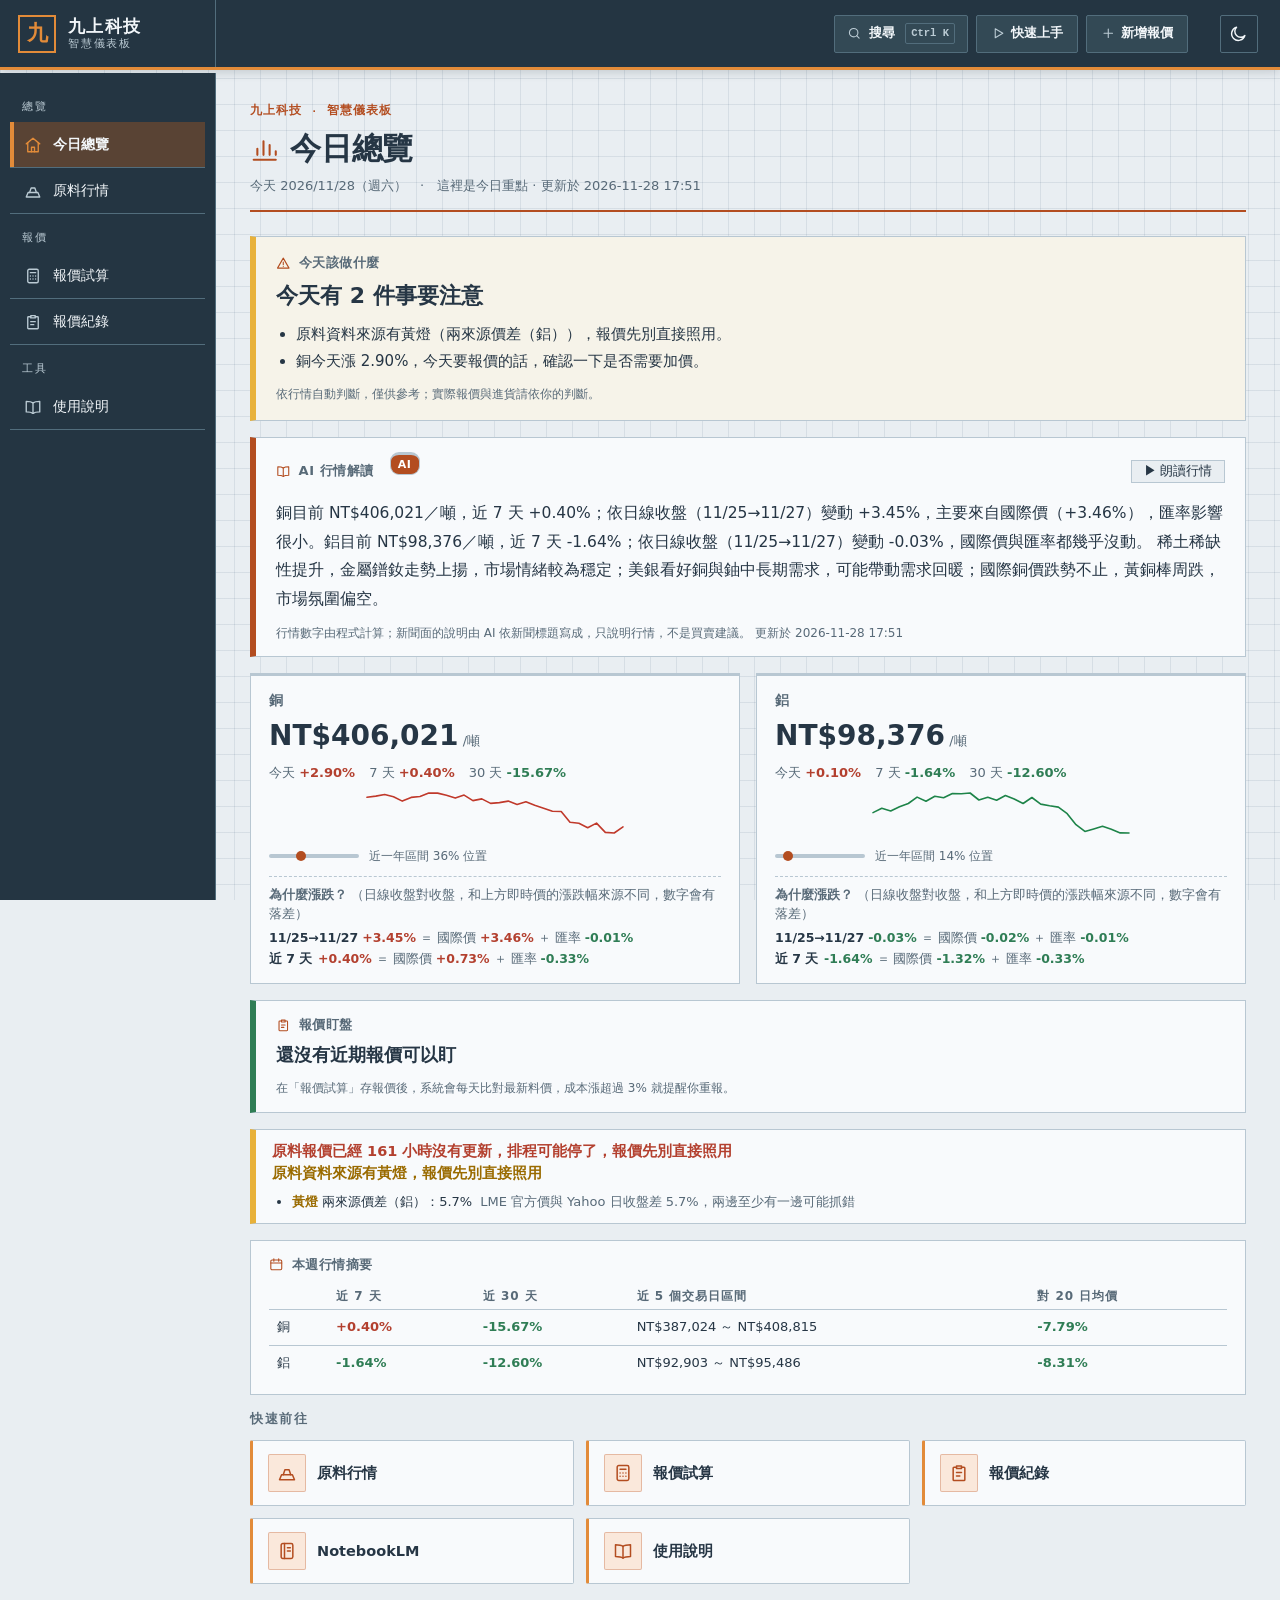
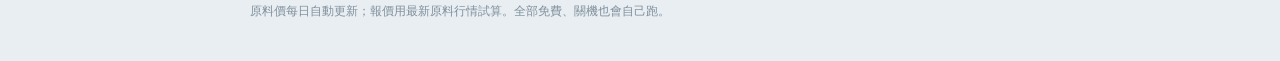
<file: docs/index.html>
<!doctype html>
<html lang="zh-TW">
<head>
<meta charset="utf-8">
<meta name="viewport" content="width=device-width, initial-scale=1">
<link rel="stylesheet" href="assets/style.css?v=202611280951">
<script src="config.js?v=202611280951"></script>
<script src="assets/palette.js?v=202611280951" defer></script>
<script src="https://accounts.google.com/gsi/client" async defer></script>
<title>九上科技 · 智慧儀表板</title>
</head>
<body>
  <div class="wrap">
    <div class="topbar"><a class="brand" href="index.html"><span class="brand-mark">九</span><span class="brand-name">九上科技<small>智慧儀表板</small></span></a><nav class="side" aria-label="主要功能"><div class="side-label">總覽</div><a class="on" aria-current="page" href="index.html"><svg class="ic" aria-hidden="true"><use href="assets/icons.svg#home"/></svg><span>今日總覽</span></a><a href="metals.html"><svg class="ic" aria-hidden="true"><use href="assets/icons.svg#ingot"/></svg><span>原料行情</span></a><div class="side-label">報價</div><a href="quote.html"><svg class="ic" aria-hidden="true"><use href="assets/icons.svg#calc"/></svg><span>報價試算</span></a><a href="records.html"><svg class="ic" aria-hidden="true"><use href="assets/icons.svg#clipboard"/></svg><span>報價紀錄</span></a><div class="side-label">工具</div><a href="help.html"><svg class="ic" aria-hidden="true"><use href="assets/icons.svg#book"/></svg><span>使用說明</span></a></nav><div class="toplinks"><button type="button" id="paletteBtn" class="tsearch" aria-label="搜尋（Ctrl+K）"><svg class="ic" aria-hidden="true"><use href="assets/icons.svg#search"/></svg>搜尋<kbd>Ctrl K</kbd></button><a href="help.html#start"><svg class="ic" aria-hidden="true"><use href="assets/icons.svg#play"/></svg>快速上手</a><a href="quote.html"><svg class="ic" aria-hidden="true"><use href="assets/icons.svg#plus"/></svg>新增報價</a></div><span id="gAuth" class="gauth"></span><button id="themeBtn" class="theme-btn" aria-label="切換深淺色"><svg class="ic" aria-hidden="true"><use href="assets/icons.svg#moon"/></svg></button></div>
    <div class="hero">
      <div class="eyebrow">九上科技 · 智慧儀表板</div>
      <h1><svg class="ic" aria-hidden="true"><use href="assets/icons.svg#bars"/></svg>今日總覽</h1>
      <div class="sub">今天 2026/11/28（週六）　·　這裡是今日重點 · 更新於 2026-11-28 17:51</div>
    </div>
    <section class="adv adv-yellow"><div class="adv-k"><svg class="ic" aria-hidden="true"><use href="assets/icons.svg#alert"/></svg>今天該做什麼</div><div class="adv-t">今天有 2 件事要注意</div><ul><li class="adv-yellow">原料資料來源有黃燈（兩來源價差（鋁）），報價先別直接照用。</li><li class="adv-attention">銅今天漲 2.90%，今天要報價的話，確認一下是否需要加價。</li></ul><div class="adv-f">依行情自動判斷，僅供參考；實際報價與進貨請依你的判斷。</div></section>
    <section class="insight"><div class="adv-k"><svg class="ic" aria-hidden="true"><use href="assets/icons.svg#book"/></svg>AI 行情解讀<span class="ins-badge ai">AI</span><button type="button" class="speak" id="speakBtn" title="用瀏覽器內建語音唸出今日行情">▶ 朗讀行情</button></div><p>銅目前 NT$406,021／噸，近 7 天 +0.40%；依日線收盤（11/25→11/27）變動 +3.45%，主要來自國際價（+3.46%），匯率影響很小。鋁目前 NT$98,376／噸，近 7 天 -1.64%；依日線收盤（11/25→11/27）變動 -0.03%，國際價與匯率都幾乎沒動。 稀土稀缺性提升，金屬鐠釹走勢上揚，市場情緒較為穩定；美銀看好銅與鈾中長期需求，可能帶動需求回暖；國際銅價跌勢不止，黃銅棒周跌，市場氛圍偏空。</p><div class="adv-f"><span id="speakNote"></span>行情數字由程式計算；新聞面的說明由 AI 依新聞標題寫成，只說明行情，不是買賣建議。 更新於 2026-11-28 17:51</div></section>
    <div class="pcards"><a class="pcard" href="metals.html"><div class="pc-n">銅</div><div class="pc-p">NT$<span data-count="406021">406,021</span><small> /噸</small></div><div class="pc-r"><span>今天 <span class="pm up">+2.90%</span></span><span>7 天 <span class="pm up">+0.40%</span></span><span>30 天 <span class="pm down">-15.67%</span></span></div><div class="pc-s"><svg width="260" height="44" viewBox="0 0 260 44"><polyline fill="none" stroke="#c0392b" stroke-width="1.6" stroke-linecap="round" stroke-linejoin="round" pathLength="1" points="2.0,6.3 10.8,5.1 19.7,3.5 28.5,5.7 37.3,10.1 46.1,6.4 55.0,5.5 63.8,2.0 72.6,2.1 81.4,4.3 90.3,7.1 99.1,4.1 107.9,9.6 116.8,7.9 125.6,12.4 134.4,11.6 143.2,10.1 152.1,13.5 160.9,10.7 169.7,14.3 178.6,17.2 187.4,20.3 196.2,20.5 205.0,31.3 213.9,32.3 222.7,36.7 231.5,32.1 240.3,41.4 249.2,42.0 258.0,35.9"/></svg></div><div class="pc-pos"><div class="pc-bar"><i style="left:36%"></i></div><span>近一年區間 36% 位置</span></div><div class="pc-attr"><div class="pc-at">為什麼漲跌？<i>（日線收盤對收盤，和上方即時價的漲跌幅來源不同，數字會有落差）</i></div><div class="pc-a"><b>11/25→11/27</b> <span class="pm up">+3.45%</span> ＝ 國際價 <span class="pm up">+3.46%</span> ＋ 匯率 <span class="pm down">-0.01%</span></div><div class="pc-a"><b>近 7 天</b> <span class="pm up">+0.40%</span> ＝ 國際價 <span class="pm up">+0.73%</span> ＋ 匯率 <span class="pm down">-0.33%</span></div></div></a><a class="pcard" href="metals.html"><div class="pc-n">鋁</div><div class="pc-p">NT$<span data-count="98376">98,376</span><small> /噸</small></div><div class="pc-r"><span>今天 <span class="pm up">+0.10%</span></span><span>7 天 <span class="pm down">-1.64%</span></span><span>30 天 <span class="pm down">-12.60%</span></span></div><div class="pc-s"><svg width="260" height="44" viewBox="0 0 260 44"><polyline fill="none" stroke="#1e8449" stroke-width="1.6" stroke-linecap="round" stroke-linejoin="round" pathLength="1" points="2.0,21.6 10.8,17.3 19.7,19.9 28.5,15.8 37.3,12.5 46.1,6.1 55.0,10.3 63.8,5.2 72.6,6.7 81.4,2.5 90.3,2.7 99.1,2.0 107.9,9.0 116.8,6.2 125.6,9.2 134.4,4.5 143.2,8.0 152.1,12.5 160.9,6.5 169.7,13.1 178.6,14.8 187.4,16.1 196.2,22.7 205.0,33.7 213.9,40.4 222.7,37.9 231.5,35.2 240.3,38.2 249.2,41.9 258.0,42.0"/></svg></div><div class="pc-pos"><div class="pc-bar"><i style="left:14%"></i></div><span>近一年區間 14% 位置</span></div><div class="pc-attr"><div class="pc-at">為什麼漲跌？<i>（日線收盤對收盤，和上方即時價的漲跌幅來源不同，數字會有落差）</i></div><div class="pc-a"><b>11/25→11/27</b> <span class="pm down">-0.03%</span> ＝ 國際價 <span class="pm down">-0.02%</span> ＋ 匯率 <span class="pm down">-0.01%</span></div><div class="pc-a"><b>近 7 天</b> <span class="pm down">-1.64%</span> ＝ 國際價 <span class="pm down">-1.32%</span> ＋ 匯率 <span class="pm down">-0.33%</span></div></div></a></div>
    <section class="watchbox" id="watchBox" hidden></section>
    <div id="dhBox" class="dhbox" data-upd="2026-11-28 17:51"><div class="dh-t dh-yellow">原料資料來源有黃燈，報價先別直接照用</div><ul><li><b class="dh-yellow">黃燈</b> 兩來源價差（鋁）：5.7%<span>LME 官方價與 Yahoo 日收盤差 5.7%，兩邊至少有一邊可能抓錯</span></li></ul></div>
    <section class="weekbox"><div class="adv-k"><svg class="ic" aria-hidden="true"><use href="assets/icons.svg#calendar"/></svg>本週行情摘要</div><table><thead><tr><th></th><th>近 7 天</th><th>近 30 天</th><th>近 5 個交易日區間</th><th>對 20 日均價</th></tr></thead><tbody><tr><td>銅</td><td><span class="pm up">+0.40%</span></td><td><span class="pm down">-15.67%</span></td><td>NT$387,024 ～ NT$408,815</td><td><span class="pm down">-7.79%</span></td></tr><tr><td>鋁</td><td><span class="pm down">-1.64%</span></td><td><span class="pm down">-12.60%</span></td><td>NT$92,903 ～ NT$95,486</td><td><span class="pm down">-8.31%</span></td></tr></tbody></table></section>
    <div class="hqlabel">快速前往</div>
    <div class="hquick"><a class="hq" href="metals.html"><span class="hqi"><svg class="ic" aria-hidden="true"><use href="assets/icons.svg#ingot"/></svg></span><span class="hqt">原料行情</span></a><a class="hq" href="quote.html"><span class="hqi"><svg class="ic" aria-hidden="true"><use href="assets/icons.svg#calc"/></svg></span><span class="hqt">報價試算</span></a><a class="hq" href="records.html"><span class="hqi"><svg class="ic" aria-hidden="true"><use href="assets/icons.svg#clipboard"/></svg></span><span class="hqt">報價紀錄</span></a><a class="hq" id="nbCard" href="https://notebooklm.google.com" target="_blank" rel="noopener"><span class="hqi"><svg class="ic" aria-hidden="true"><use href="assets/icons.svg#notebook"/></svg></span><span class="hqt">NotebookLM</span></a><a class="hq" href="help.html"><span class="hqi"><svg class="ic" aria-hidden="true"><use href="assets/icons.svg#book"/></svg></span><span class="hqt">使用說明</span></a></div>
    <div class="foot">原料價每日自動更新；報價用最新原料行情試算。全部免費、關機也會自己跑。</div>
  </div>
  <script>(function(){var u=(window.APP_CONFIG||{}).NOTEBOOK_URL;var c=document.getElementById("nbCard");if(c&&u)c.href=u;})();</script>
<script>window.RECORD_MATERIALS = [{"key": "copper", "name": "銅", "nt": 406.0}, {"key": "aluminum", "name": "鋁", "nt": 98.4}];</script>
  <script src="assets/app.js?v=202611280951"></script>
</body>
</html>
</file>
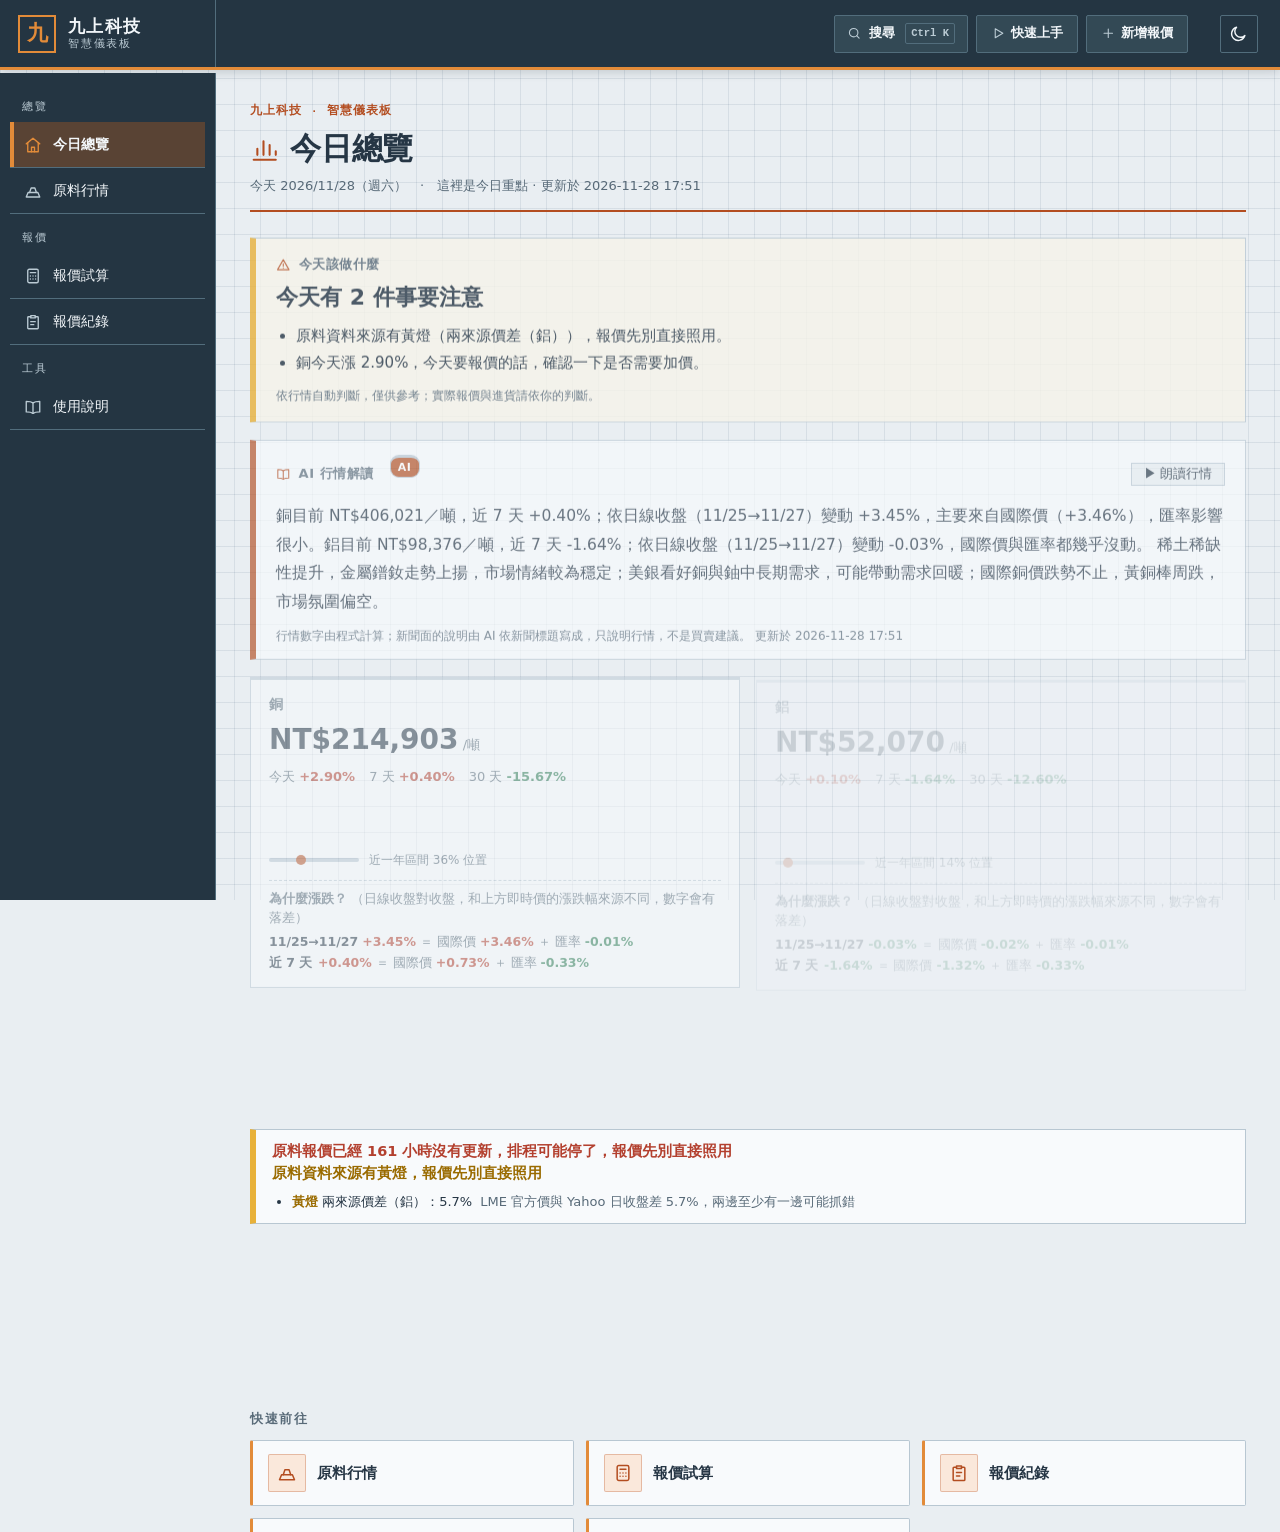
<file: docs/assistant.html>
<!doctype html>
<html lang="zh-TW">
<head>
<meta charset="utf-8">
<meta name="robots" content="noindex">
<meta http-equiv="refresh" content="0; url=index.html">
<title>九上科技 · 智慧儀表板</title>
</head>
<body>
<p>這個頁面已移除，正在帶你回到 <a href="index.html">今日總覽</a>…</p>
</body>
</html>
</file>
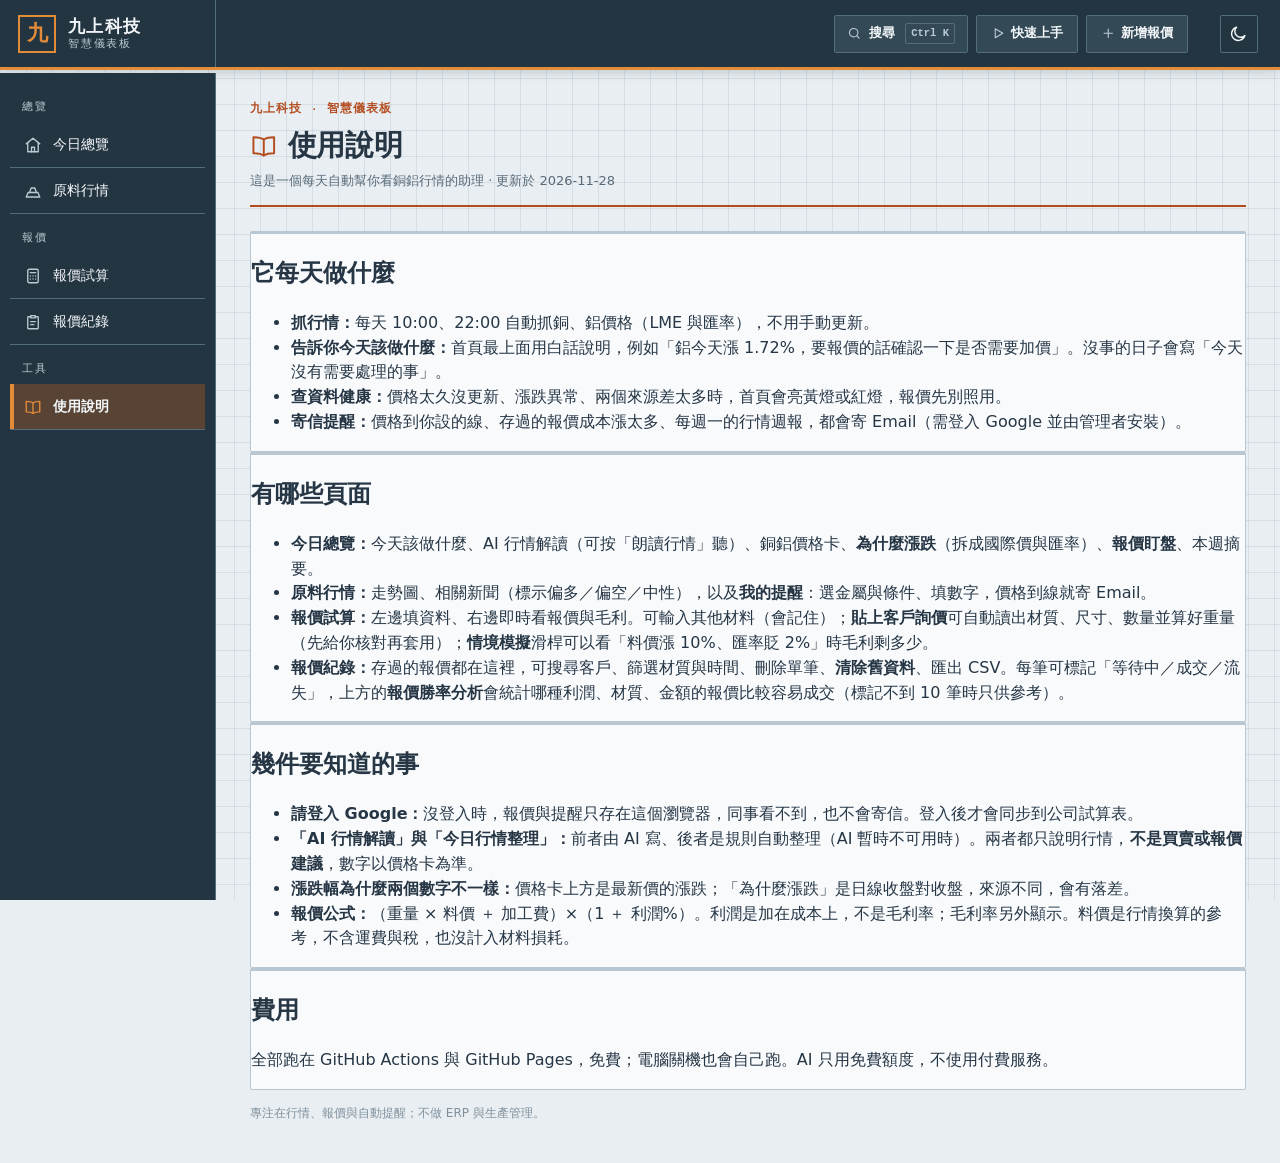
<file: docs/help.html>
<!doctype html>
<html lang="zh-TW">
<head>
<meta charset="utf-8">
<meta name="viewport" content="width=device-width, initial-scale=1">
<link rel="stylesheet" href="assets/style.css?v=202611280951">
<script src="config.js?v=202611280951"></script>
<script src="assets/palette.js?v=202611280951" defer></script>
<script src="https://accounts.google.com/gsi/client" async defer></script>
<title>九上科技 · 使用說明</title>
</head>
<body>
  <div class="wrap">
    <div class="topbar"><a class="brand" href="index.html"><span class="brand-mark">九</span><span class="brand-name">九上科技<small>智慧儀表板</small></span></a><nav class="side" aria-label="主要功能"><div class="side-label">總覽</div><a href="index.html"><svg class="ic" aria-hidden="true"><use href="assets/icons.svg#home"/></svg><span>今日總覽</span></a><a href="metals.html"><svg class="ic" aria-hidden="true"><use href="assets/icons.svg#ingot"/></svg><span>原料行情</span></a><div class="side-label">報價</div><a href="quote.html"><svg class="ic" aria-hidden="true"><use href="assets/icons.svg#calc"/></svg><span>報價試算</span></a><a href="records.html"><svg class="ic" aria-hidden="true"><use href="assets/icons.svg#clipboard"/></svg><span>報價紀錄</span></a><div class="side-label">工具</div><a class="on" aria-current="page" href="help.html"><svg class="ic" aria-hidden="true"><use href="assets/icons.svg#book"/></svg><span>使用說明</span></a></nav><div class="toplinks"><button type="button" id="paletteBtn" class="tsearch" aria-label="搜尋（Ctrl+K）"><svg class="ic" aria-hidden="true"><use href="assets/icons.svg#search"/></svg>搜尋<kbd>Ctrl K</kbd></button><a href="help.html#start"><svg class="ic" aria-hidden="true"><use href="assets/icons.svg#play"/></svg>快速上手</a><a href="quote.html"><svg class="ic" aria-hidden="true"><use href="assets/icons.svg#plus"/></svg>新增報價</a></div><span id="gAuth" class="gauth"></span><button id="themeBtn" class="theme-btn" aria-label="切換深淺色"><svg class="ic" aria-hidden="true"><use href="assets/icons.svg#moon"/></svg></button></div>
    <div class="eyebrow">九上科技 · 智慧儀表板</div>
    <h1><svg class="ic" aria-hidden="true"><use href="assets/icons.svg#book"/></svg>使用說明</h1>
    <div class="sub">這是一個每天自動幫你看銅鋁行情的助理 · 更新於 2026-11-28</div>
    <div class="panel">
      <h2>它每天做什麼</h2>
      <ul>
        <li><b>抓行情：</b>每天 10:00、22:00 自動抓銅、鋁價格（LME 與匯率），不用手動更新。</li>
        <li><b>告訴你今天該做什麼：</b>首頁最上面用白話說明，例如「鋁今天漲 1.72%，要報價的話確認一下是否需要加價」。沒事的日子會寫「今天沒有需要處理的事」。</li>
        <li><b>查資料健康：</b>價格太久沒更新、漲跌異常、兩個來源差太多時，首頁會亮黃燈或紅燈，報價先別照用。</li>
        <li><b>寄信提醒：</b>價格到你設的線、存過的報價成本漲太多、每週一的行情週報，都會寄 Email（需登入 Google 並由管理者安裝）。</li>
      </ul>
    </div>
    <div class="panel">
      <h2>有哪些頁面</h2>
      <ul>
        <li><b>今日總覽：</b>今天該做什麼、AI 行情解讀（可按「朗讀行情」聽）、銅鋁價格卡、<b>為什麼漲跌</b>（拆成國際價與匯率）、<b>報價盯盤</b>、本週摘要。</li>
        <li><b>原料行情：</b>走勢圖、相關新聞（標示偏多／偏空／中性），以及<b>我的提醒</b>：選金屬與條件、填數字，價格到線就寄 Email。</li>
        <li><b>報價試算：</b>左邊填資料、右邊即時看報價與毛利。可輸入其他材料（會記住）；<b>貼上客戶詢價</b>可自動讀出材質、尺寸、數量並算好重量（先給你核對再套用）；<b>情境模擬</b>滑桿可以看「料價漲 10%、匯率貶 2%」時毛利剩多少。</li>
        <li><b>報價紀錄：</b>存過的報價都在這裡，可搜尋客戶、篩選材質與時間、刪除單筆、<b>清除舊資料</b>、匯出 CSV。每筆可標記「等待中／成交／流失」，上方的<b>報價勝率分析</b>會統計哪種利潤、材質、金額的報價比較容易成交（標記不到 10 筆時只供參考）。</li>
      </ul>
    </div>
    <div class="panel">
      <h2>幾件要知道的事</h2>
      <ul>
        <li><b>請登入 Google：</b>沒登入時，報價與提醒只存在這個瀏覽器，同事看不到，也不會寄信。登入後才會同步到公司試算表。</li>
        <li><b>「AI 行情解讀」與「今日行情整理」：</b>前者由 AI 寫、後者是規則自動整理（AI 暫時不可用時）。兩者都只說明行情，<b>不是買賣或報價建議</b>，數字以價格卡為準。</li>
        <li><b>漲跌幅為什麼兩個數字不一樣：</b>價格卡上方是最新價的漲跌；「為什麼漲跌」是日線收盤對收盤，來源不同，會有落差。</li>
        <li><b>報價公式：</b>（重量 × 料價 ＋ 加工費）×（1 ＋ 利潤%）。利潤是加在成本上，不是毛利率；毛利率另外顯示。料價是行情換算的參考，不含運費與稅，也沒計入材料損耗。</li>
      </ul>
    </div>
    <div class="panel">
      <h2>費用</h2>
      <p>全部跑在 GitHub Actions 與 GitHub Pages，免費；電腦關機也會自己跑。AI 只用免費額度，不使用付費服務。</p>
    </div>
    <div class="foot">專注在行情、報價與自動提醒；不做 ERP 與生產管理。</div>
  </div>
  <script src="assets/app.js?v=202611280951"></script>
</body>
</html>
</file>
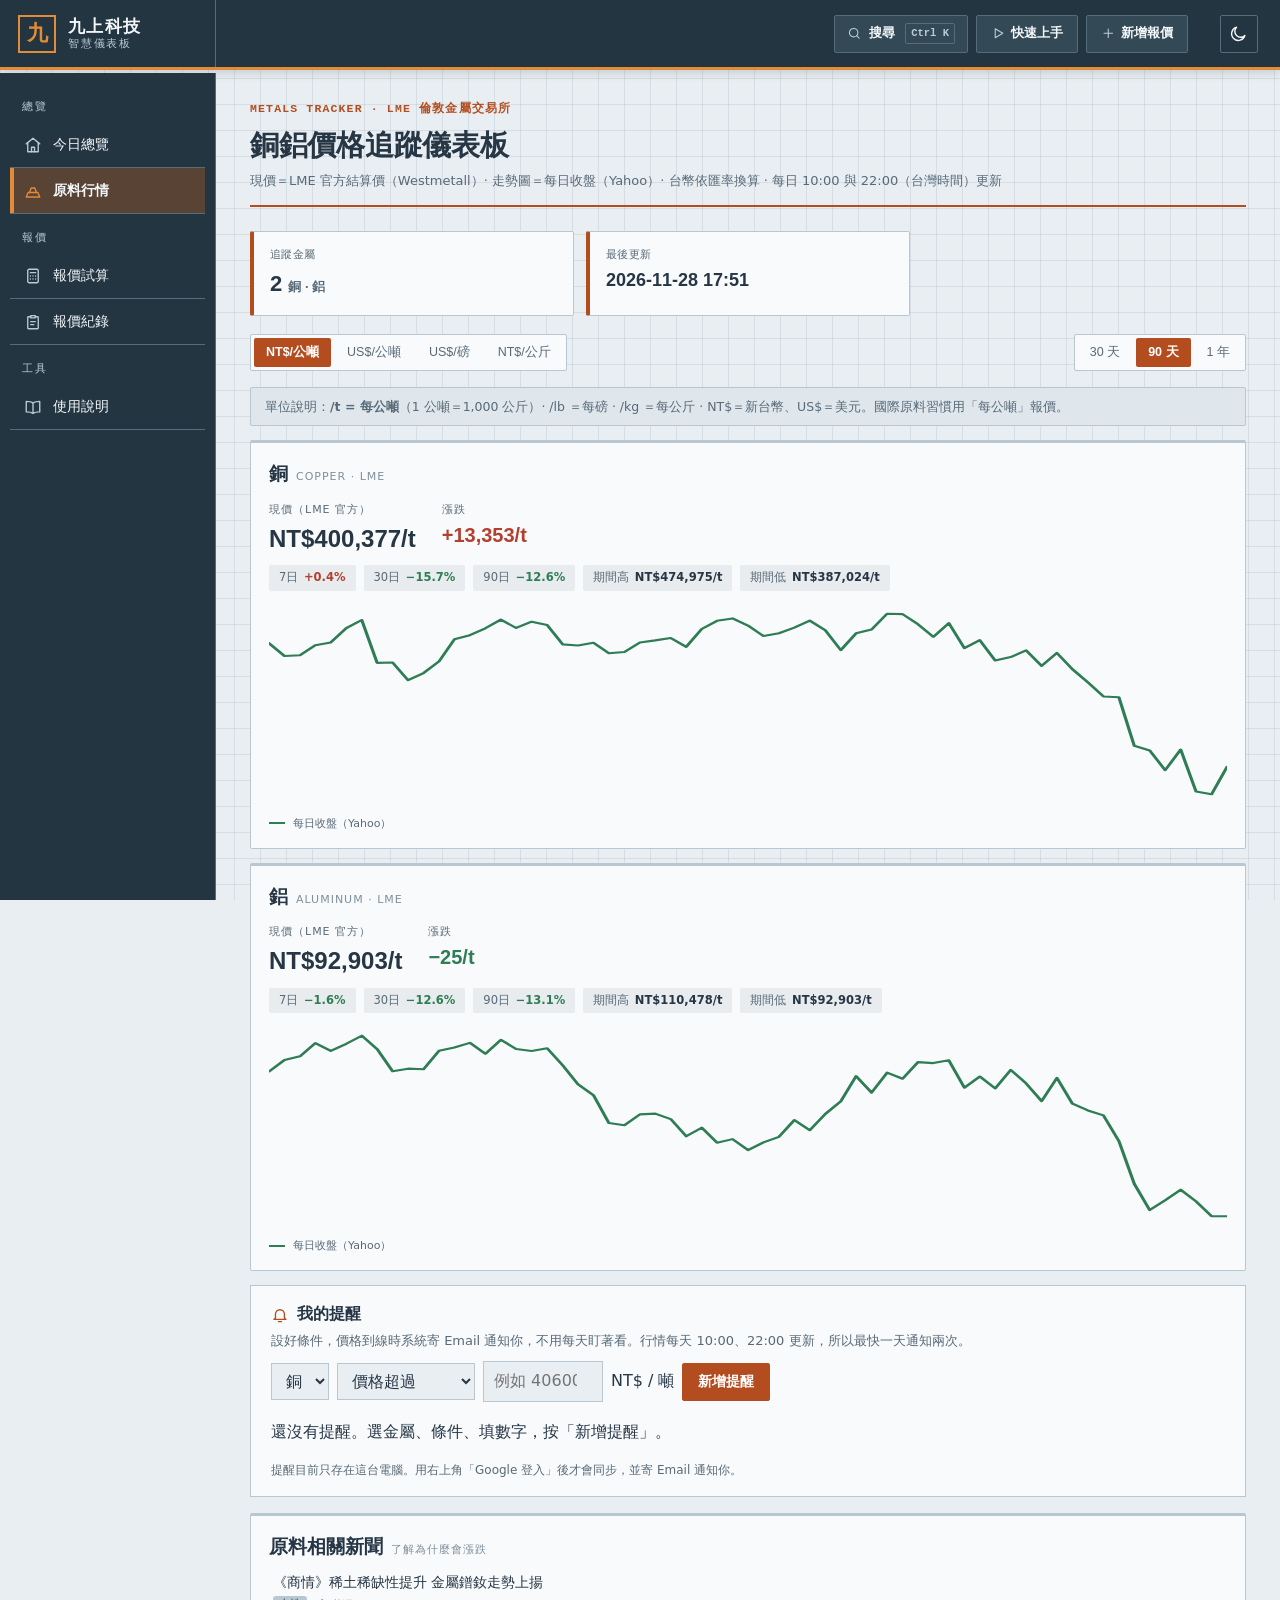
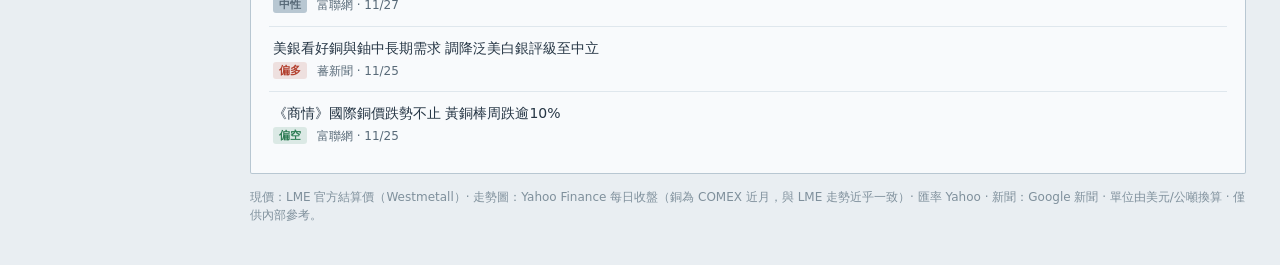
<file: docs/metals.html>
<!doctype html>
<html lang="zh-TW">
<head>
<meta charset="utf-8">
<meta name="viewport" content="width=device-width, initial-scale=1">
<link rel="stylesheet" href="assets/style.css?v=202611280951">
<script src="config.js?v=202611280951"></script>
<script src="assets/palette.js?v=202611280951" defer></script>
<script src="https://accounts.google.com/gsi/client" async defer></script>
<title>銅鋁價格追蹤儀表板</title>
</head>
<body>
  <div class="wrap">
    <div class="topbar"><a class="brand" href="index.html"><span class="brand-mark">九</span><span class="brand-name">九上科技<small>智慧儀表板</small></span></a><nav class="side" aria-label="主要功能"><div class="side-label">總覽</div><a href="index.html"><svg class="ic" aria-hidden="true"><use href="assets/icons.svg#home"/></svg><span>今日總覽</span></a><a class="on" aria-current="page" href="metals.html"><svg class="ic" aria-hidden="true"><use href="assets/icons.svg#ingot"/></svg><span>原料行情</span></a><div class="side-label">報價</div><a href="quote.html"><svg class="ic" aria-hidden="true"><use href="assets/icons.svg#calc"/></svg><span>報價試算</span></a><a href="records.html"><svg class="ic" aria-hidden="true"><use href="assets/icons.svg#clipboard"/></svg><span>報價紀錄</span></a><div class="side-label">工具</div><a href="help.html"><svg class="ic" aria-hidden="true"><use href="assets/icons.svg#book"/></svg><span>使用說明</span></a></nav><div class="toplinks"><button type="button" id="paletteBtn" class="tsearch" aria-label="搜尋（Ctrl+K）"><svg class="ic" aria-hidden="true"><use href="assets/icons.svg#search"/></svg>搜尋<kbd>Ctrl K</kbd></button><a href="help.html#start"><svg class="ic" aria-hidden="true"><use href="assets/icons.svg#play"/></svg>快速上手</a><a href="quote.html"><svg class="ic" aria-hidden="true"><use href="assets/icons.svg#plus"/></svg>新增報價</a></div><span id="gAuth" class="gauth"></span><button id="themeBtn" class="theme-btn" aria-label="切換深淺色"><svg class="ic" aria-hidden="true"><use href="assets/icons.svg#moon"/></svg></button></div>
    <div class="eyebrow">METALS TRACKER · LME 倫敦金屬交易所</div>
    <h1>銅鋁價格追蹤儀表板</h1>
    <div class="sub">現價＝LME 官方結算價（Westmetall）· 走勢圖＝每日收盤（Yahoo）· 台幣依匯率換算 · 每日 10:00 與 22:00（台灣時間）更新</div>

    <div class="cards">
      <div class="card"><div class="k">追蹤金屬</div><div class="v">2 <span style="font-size:13px;color:var(--muted)">銅 · 鋁</span></div></div>
      <div class="card"><div class="k">最後更新</div><div class="v" style="font-size:18px">2026-11-28 17:51</div></div>
    </div>

    <div class="controls">
      <div class="btnbar unitbar">
        <button data-unit="twd_t">NT$/公噸</button>
        <button data-unit="usd_t">US$/公噸</button>
        <button data-unit="usd_lb">US$/磅</button>
        <button data-unit="twd_kg">NT$/公斤</button>
      </div>
      <div class="btnbar rangebar">
        <button data-range="30">30 天</button>
        <button data-range="90">90 天</button>
        <button data-range="365">1 年</button>
      </div>
    </div>
    <div class="unitnote">單位說明：<b>/t = 每公噸</b>（1 公噸＝1,000 公斤）· /lb ＝每磅 · /kg ＝每公斤 · NT$＝新台幣、US$＝美元。國際原料習慣用「每公噸」報價。</div>

    <section class="mpanel" data-key="copper">
      <div class="mhead">
        <div><span class="mname">銅</span><span class="men">COPPER · LME</span></div>
      </div>
      <div class="mfigs">
        <div class="fig"><div class="flabel">現價（LME 官方）</div><div class="fval price">NT$406,021/t</div></div>
        <div class="fig"><div class="flabel">漲跌</div><div class="fval chg">+NT$11,427/t</div></div>
      </div>
      <div class="mstats">
        <span class="chip">7日 <b class="c7">—</b></span>
        <span class="chip">30日 <b class="c30">—</b></span>
        <span class="chip">90日 <b class="c90">—</b></span>
        <span class="chip">期間高 <b class="phi">—</b></span>
        <span class="chip">期間低 <b class="plo">—</b></span>
      </div>
      <div class="chart" data-chart="copper"><svg width="600" height="200" viewBox="0 0 600 200"><polyline fill="none" stroke="#c0392b" stroke-width="1.6" stroke-linecap="round" stroke-linejoin="round" pathLength="1" points="2.0,18.5 22.6,17.5 43.1,13.2 63.7,16.7 84.2,43.8 104.8,26.8 125.3,22.0 145.9,4.9 166.4,2.0 187.0,11.1 207.5,29.4 228.1,16.7 248.6,41.4 269.2,37.7 289.7,60.8 310.3,65.4 330.8,48.9 351.4,65.2 371.9,57.0 392.5,70.7 413.0,86.1 433.6,98.4 454.1,101.6 474.7,149.0 495.2,154.2 515.8,176.4 536.3,153.9 556.9,193.5 577.4,198.0 598.0,170.4"/></svg></div>
      <div class="legend"><span class="lg-line"></span>每日收盤（Yahoo）</div>
    </section>
    <section class="mpanel" data-key="aluminum">
      <div class="mhead">
        <div><span class="mname">鋁</span><span class="men">ALUMINUM · LME</span></div>
      </div>
      <div class="mfigs">
        <div class="fig"><div class="flabel">現價（LME 官方）</div><div class="fval price">NT$98,376/t</div></div>
        <div class="fig"><div class="flabel">漲跌</div><div class="fval chg">+NT$99/t</div></div>
      </div>
      <div class="mstats">
        <span class="chip">7日 <b class="c7">—</b></span>
        <span class="chip">30日 <b class="c30">—</b></span>
        <span class="chip">90日 <b class="c90">—</b></span>
        <span class="chip">期間高 <b class="phi">—</b></span>
        <span class="chip">期間低 <b class="plo">—</b></span>
      </div>
      <div class="chart" data-chart="aluminum"><svg width="600" height="200" viewBox="0 0 600 200"><polyline fill="none" stroke="#c0392b" stroke-width="1.6" stroke-linecap="round" stroke-linejoin="round" pathLength="1" points="2.0,86.2 22.6,72.6 43.1,87.8 63.7,61.4 84.2,55.5 104.8,26.5 125.3,44.4 145.9,20.1 166.4,22.8 187.0,2.0 207.5,10.4 228.1,8.7 248.6,39.3 269.2,32.2 289.7,49.1 310.3,38.9 330.8,41.2 351.4,62.3 371.9,42.1 392.5,68.1 413.0,78.5 433.6,81.8 454.1,114.0 474.7,160.8 495.2,191.4 515.8,183.5 536.3,169.1 556.9,178.7 577.4,197.8 598.0,198.0"/></svg></div>
      <div class="legend"><span class="lg-line"></span>每日收盤（Yahoo）</div>
    </section>
<section class="alertbox" id="alertBox"><h3><svg class="ic" aria-hidden="true"><use href="assets/icons.svg#bell"/></svg>我的提醒</h3><div class="al-sub">設好條件，價格到線時系統寄 Email 通知你，不用每天盯著看。行情每天 10:00、22:00 更新，所以最快一天通知兩次。</div><div class="alform"><select id="alMetal"><option value="copper">銅</option><option value="aluminum">鋁</option></select><select id="alType"><option value="above">價格超過</option><option value="below">價格低於</option><option value="week_up">7 天漲幅超過</option><option value="week_down">7 天跌幅超過</option></select><input id="alVal" type="number" step="any" min="0" placeholder="數字"><span id="alUnit">NT$ / 噸</span><button id="alAdd" class="dbbtn primary" type="button">新增提醒</button></div><div id="alList"></div><div class="al-note" id="alNote"></div></section><script>window.ALERT_CTX = {"copper": {"price_twd": 406021, "d7": 0.4}, "aluminum": {"price_twd": 98376, "d7": -1.64}};</script>
<section class="mpanel newspanel"><div class="mhead"><div><span class="mname">原料相關新聞</span><span class="men">了解為什麼會漲跌</span></div></div><div class="newslist"><a class="newsitem" href="https://news.google.com/rss/articles/CBMiiAFBVV95cUxOVXk5cjh4SDJ1dU9iMFBLSGtETDNMX2lGbktDdXU3Z0VudTFUV2lsRjB6Q01DY1p4c3VjeUVCR2liZ0MxR05qeUdUZFppM0p1bzJqd2E4ZFh6MjQ5NnVxVWVqSUhwVTlhZlF1Zl83dl9aSEpWelRBYjRIYU1XYzNheVF6SGVkYkY0?oc=5" target="_blank" rel="noopener"><div class="nt">《商情》稀土稀缺性提升 金屬鐠釹走勢上揚</div><div class="nm"><span class="ntag t-mid" title="AI 判斷，僅供參考">中性</span> 富聯網 · 11/27</div></a><a class="newsitem" href="https://news.google.com/rss/articles/CBMiUkFVX3lxTE1zZ3NTVVFNN0FZZDQ3UmFIQ2JLUExPZ2ZYX25pal9IdkFaYnpicnl6VzU2ZkZPTXZ0RjZLcjdnSjNTZndkZHhMSnR1cnhVbERPSHc?oc=5" target="_blank" rel="noopener"><div class="nt">美銀看好銅與鈾中長期需求 調降泛美白銀評級至中立</div><div class="nm"><span class="ntag t-up" title="AI 判斷，僅供參考">偏多</span> 蕃新聞 · 11/25</div></a><a class="newsitem" href="https://news.google.com/rss/articles/CBMiiAFBVV95cUxON1Q4Nlp2cGpWRzJNUTk5RWZXTFZlUWs4T3czR2k5WW4tZTd1TndweWk0QTlVbUlGaENyX1VRQmwxM01aN0xXVGpLSTdGYUxIRWNJWHhTQ0tXbi03WXc3djVuMGJpOWJkWkdQWm9BRXpzbmY2UEFpNWZMTWU1U2UxcnVVM3ZwMUtW?oc=5" target="_blank" rel="noopener"><div class="nt">《商情》國際銅價跌勢不止 黃銅棒周跌逾10%</div><div class="nm"><span class="ntag t-down" title="AI 判斷，僅供參考">偏空</span> 富聯網 · 11/25</div></a></div></section>
    <div class="foot">現價：LME 官方結算價（Westmetall）· 走勢圖：Yahoo Finance 每日收盤（銅為 COMEX 近月，與 LME 走勢近乎一致）· 匯率 Yahoo · 新聞：Google 新聞 · 單位由美元/公噸換算 · 僅供內部參考。</div>
  </div>
<script>window.METALS_DATA = {"copper": {"name": "銅", "en": "COPPER · LME", "series": [{"ts": "2025-11-28", "usd": 11432.06, "rate": 31.3147}, {"ts": "2025-12-01", "usd": 11505.91, "rate": 31.3769}, {"ts": "2025-12-02", "usd": 11378.04, "rate": 31.396}, {"ts": "2025-12-03", "usd": 11702.12, "rate": 31.402}, {"ts": "2025-12-04", "usd": 11665.75, "rate": 31.3147}, {"ts": "2025-12-05", "usd": 11865.26, "rate": 31.365}, {"ts": "2025-12-08", "usd": 11826.68, "rate": 31.274}, {"ts": "2025-12-09", "usd": 11553.31, "rate": 31.1647}, {"ts": "2025-12-10", "usd": 11630.47, "rate": 31.151}, {"ts": "2025-12-11", "usd": 11964.47, "rate": 31.077}, {"ts": "2025-12-12", "usd": 11648.11, "rate": 31.1801}, {"ts": "2025-12-15", "usd": 11769.36, "rate": 31.3201}, {"ts": "2025-12-16", "usd": 11655.83, "rate": 31.3287}, {"ts": "2025-12-17", "usd": 11824.48, "rate": 31.469}, {"ts": "2025-12-18", "usd": 11831.09, "rate": 31.6321}, {"ts": "2025-12-19", "usd": 11992.03, "rate": 31.5141}, {"ts": "2025-12-22", "usd": 11987.62, "rate": 31.5039}, {"ts": "2025-12-23", "usd": 12072.5, "rate": 31.5322}, {"ts": "2025-12-24", "usd": 12122.1, "rate": 31.4895}, {"ts": "2025-12-26", "usd": 12712.94, "rate": 31.5702}, {"ts": "2025-12-29", "usd": 12104.47, "rate": 31.38}, {"ts": "2025-12-30", "usd": 12626.96, "rate": 31.3178}, {"ts": "2025-12-31", "usd": 12412.01, "rate": 31.2436}, {"ts": "2026-01-02", "usd": 12434.06, "rate": 31.3035}, {"ts": "2026-01-05", "usd": 13061.27, "rate": 31.3587}, {"ts": "2026-01-06", "usd": 13250.87, "rate": 31.4746}, {"ts": "2026-01-07", "usd": 12806.64, "rate": 31.4921}, {"ts": "2026-01-08", "usd": 12668.85, "rate": 31.4491}, {"ts": "2026-01-09", "usd": 12909.15, "rate": 31.5448}, {"ts": "2026-01-12", "usd": 13194.65, "rate": 31.5933}, {"ts": "2026-01-13", "usd": 13161.58, "rate": 31.5699}, {"ts": "2026-01-14", "usd": 13247.56, "rate": 31.6169}, {"ts": "2026-01-15", "usd": 13113.08, "rate": 31.5107}, {"ts": "2026-01-16", "usd": 12761.44, "rate": 31.5642}, {"ts": "2026-01-20", "usd": 12727.27, "rate": 31.549}, {"ts": "2026-01-21", "usd": 12631.37, "rate": 31.6823}, {"ts": "2026-01-22", "usd": 12660.03, "rate": 31.64}, {"ts": "2026-01-23", "usd": 13031.51, "rate": 31.584}, {"ts": "2026-01-26", "usd": 13192.45, "rate": 31.3708}, {"ts": "2026-01-27", "usd": 12849.63, "rate": 31.4405}, {"ts": "2026-01-28", "usd": 12990.72, "rate": 31.1103}, {"ts": "2026-01-29", "usd": 13614.63, "rate": 31.2696}, {"ts": "2026-01-30", "usd": 13000.64, "rate": 31.3617}, {"ts": "2026-02-02", "usd": 12790.1, "rate": 31.583}, {"ts": "2026-02-03", "usd": 13365.51, "rate": 31.5771}, {"ts": "2026-02-04", "usd": 12844.12, "rate": 31.5732}, {"ts": "2026-02-05", "usd": 12784.59, "rate": 31.6571}, {"ts": "2026-02-06", "usd": 12926.79, "rate": 31.6488}, {"ts": "2026-02-09", "usd": 13106.47, "rate": 31.575}, {"ts": "2026-02-10", "usd": 12998.44, "rate": 31.5612}, {"ts": "2026-02-11", "usd": 13115.28, "rate": 31.4787}, {"ts": "2026-02-12", "usd": 12722.86, "rate": 31.337}, {"ts": "2026-02-13", "usd": 12770.26, "rate": 31.4169}, {"ts": "2026-02-17", "usd": 12418.62, "rate": 31.327}, {"ts": "2026-02-18", "usd": 12772.47, "rate": 31.376}, {"ts": "2026-02-19", "usd": 12632.47, "rate": 31.5291}, {"ts": "2026-02-20", "usd": 12855.14, "rate": 31.579}, {"ts": "2026-02-23", "usd": 12727.27, "rate": 31.511}, {"ts": "2026-02-24", "usd": 13057.96, "rate": 31.4348}, {"ts": "2026-02-25", "usd": 13182.52, "rate": 31.3771}, {"ts": "2026-02-26", "usd": 13110.88, "rate": 31.2691}, {"ts": "2026-02-27", "usd": 13237.64, "rate": 31.2468}, {"ts": "2026-03-02", "usd": 12995.13, "rate": 31.375}, {"ts": "2026-03-03", "usd": 12728.37, "rate": 31.535}, {"ts": "2026-03-04", "usd": 12908.05, "rate": 31.734}, {"ts": "2026-03-05", "usd": 12683.18, "rate": 31.63}, {"ts": "2026-03-06", "usd": 12692.0, "rate": 31.9059}, {"ts": "2026-03-09", "usd": 12787.9, "rate": 31.8023}, {"ts": "2026-03-10", "usd": 13016.08, "rate": 31.802}, {"ts": "2026-03-11", "usd": 12887.11, "rate": 31.7739}, {"ts": "2026-03-12", "usd": 12840.81, "rate": 31.8115}, {"ts": "2026-03-13", "usd": 12598.3, "rate": 31.8958}, {"ts": "2026-03-16", "usd": 12765.85, "rate": 32.1631}, {"ts": "2026-03-17", "usd": 12624.76, "rate": 31.945}, {"ts": "2026-03-18", "usd": 12244.46, "rate": 31.885}, {"ts": "2026-03-19", "usd": 11977.7, "rate": 32.0312}, {"ts": "2026-03-20", "usd": 11778.18, "rate": 31.8021}, {"ts": "2026-03-23", "usd": 11992.03, "rate": 32.0217}, {"ts": "2026-03-24", "usd": 11954.55, "rate": 31.862}, {"ts": "2026-03-25", "usd": 12189.34, "rate": 31.9258}, {"ts": "2026-03-26", "usd": 12007.46, "rate": 31.9359}, {"ts": "2026-03-27", "usd": 12052.66, "rate": 31.93}, {"ts": "2026-03-30", "usd": 12072.5, "rate": 32.039}, {"ts": "2026-03-31", "usd": 12318.31, "rate": 31.9379}, {"ts": "2026-04-01", "usd": 12398.78, "rate": 32.002}, {"ts": "2026-04-02", "usd": 12264.3, "rate": 31.9381}, {"ts": "2026-04-06", "usd": 12309.5, "rate": 31.914}, {"ts": "2026-04-07", "usd": 12223.52, "rate": 31.894}, {"ts": "2026-04-08", "usd": 12697.51, "rate": 31.7204}, {"ts": "2026-04-09", "usd": 12672.16, "rate": 31.7258}, {"ts": "2026-04-10", "usd": 12942.22, "rate": 31.7258}, {"ts": "2026-04-13", "usd": 13174.81, "rate": 31.6412}, {"ts": "2026-04-14", "usd": 13383.15, "rate": 31.517}, {"ts": "2026-04-15", "usd": 13386.45, "rate": 31.587}, {"ts": "2026-04-16", "usd": 13374.33, "rate": 31.558}, {"ts": "2026-04-17", "usd": 13455.9, "rate": 31.558}, {"ts": "2026-04-20", "usd": 13307.09, "rate": 31.419}, {"ts": "2026-04-21", "usd": 13231.03, "rate": 31.482}, {"ts": "2026-04-22", "usd": 13492.27, "rate": 31.4668}, {"ts": "2026-04-23", "usd": 13394.17, "rate": 31.53}, {"ts": "2026-04-24", "usd": 13279.53, "rate": 31.53}, {"ts": "2026-04-27", "usd": 13267.4, "rate": 31.4557}, {"ts": "2026-04-28", "usd": 13039.23, "rate": 31.513}, {"ts": "2026-04-29", "usd": 12959.86, "rate": 31.6265}, {"ts": "2026-04-30", "usd": 13064.58, "rate": 31.569}, {"ts": "2026-05-01", "usd": 13077.81, "rate": 31.569}, {"ts": "2026-05-04", "usd": 12775.77, "rate": 31.598}, {"ts": "2026-05-05", "usd": 13102.06, "rate": 31.545}, {"ts": "2026-05-06", "usd": 13528.65, "rate": 31.3985}, {"ts": "2026-05-07", "usd": 13508.81, "rate": 31.3921}, {"ts": "2026-05-08", "usd": 13776.67, "rate": 31.3921}, {"ts": "2026-05-11", "usd": 14139.33, "rate": 31.3518}, {"ts": "2026-05-12", "usd": 14296.96, "rate": 31.5011}, {"ts": "2026-05-13", "usd": 14628.76, "rate": 31.559}, {"ts": "2026-05-14", "usd": 14478.84, "rate": 31.5644}, {"ts": "2026-05-15", "usd": 13782.18, "rate": 31.5644}, {"ts": "2026-05-18", "usd": 13827.38, "rate": 31.5541}, {"ts": "2026-05-19", "usd": 13591.48, "rate": 31.7292}, {"ts": "2026-05-20", "usd": 13868.16, "rate": 31.5912}, {"ts": "2026-05-21", "usd": 13794.31, "rate": 31.5508}, {"ts": "2026-05-22", "usd": 13981.7, "rate": 31.5508}, {"ts": "2026-05-26", "usd": 14023.59, "rate": 31.4459}, {"ts": "2026-05-27", "usd": 13900.13, "rate": 31.4659}, {"ts": "2026-05-28", "usd": 14100.75, "rate": 31.424}, {"ts": "2026-05-29", "usd": 14020.28, "rate": 31.424}, {"ts": "2026-06-01", "usd": 14382.94, "rate": 31.3305}, {"ts": "2026-06-02", "usd": 14659.62, "rate": 31.4782}, {"ts": "2026-06-03", "usd": 14288.14, "rate": 31.5055}, {"ts": "2026-06-04", "usd": 14354.28, "rate": 31.503}, {"ts": "2026-06-05", "usd": 13808.64, "rate": 31.503}, {"ts": "2026-06-08", "usd": 13954.14, "rate": 31.582}, {"ts": "2026-06-09", "usd": 13894.62, "rate": 31.5409}, {"ts": "2026-06-10", "usd": 13776.67, "rate": 31.6498}, {"ts": "2026-06-11", "usd": 13798.72, "rate": 31.579}, {"ts": "2026-06-12", "usd": 14176.81, "rate": 31.579}, {"ts": "2026-06-15", "usd": 14291.45, "rate": 31.5186}, {"ts": "2026-06-16", "usd": 14305.78, "rate": 31.5639}, {"ts": "2026-06-17", "usd": 14289.24, "rate": 31.6384}, {"ts": "2026-06-18", "usd": 14053.35, "rate": 31.6359}, {"ts": "2026-06-22", "usd": 14013.67, "rate": 31.687}, {"ts": "2026-06-23", "usd": 13538.57, "rate": 31.7021}, {"ts": "2026-06-24", "usd": 13102.06, "rate": 31.808}, {"ts": "2026-06-25", "usd": 13383.15, "rate": 31.86}, {"ts": "2026-06-26", "usd": 13539.67, "rate": 31.86}, {"ts": "2026-06-29", "usd": 13442.67, "rate": 31.8659}, {"ts": "2026-06-30", "usd": 13652.11, "rate": 31.8344}, {"ts": "2026-07-01", "usd": 13499.99, "rate": 31.8948}, {"ts": "2026-07-02", "usd": 13480.15, "rate": 31.9309}, {"ts": "2026-07-06", "usd": 13620.14, "rate": 32.0549}, {"ts": "2026-07-07", "usd": 13605.81, "rate": 32.1359}, {"ts": "2026-07-08", "usd": 13347.87, "rate": 32.1092}, {"ts": "2026-07-09", "usd": 13701.71, "rate": 32.0972}, {"ts": "2026-07-10", "usd": 13742.5, "rate": 32.0972}, {"ts": "2026-07-13", "usd": 13741.4, "rate": 32.162}, {"ts": "2026-07-14", "usd": 13955.24, "rate": 32.1339}, {"ts": "2026-07-15", "usd": 13874.78, "rate": 32.2109}, {"ts": "2026-07-16", "usd": 13880.29, "rate": 32.2643}, {"ts": "2026-07-17", "usd": 13712.74, "rate": 32.2643}, {"ts": "2026-07-20", "usd": 13886.9, "rate": 32.2759}, {"ts": "2026-07-21", "usd": 14354.28, "rate": 32.3254}, {"ts": "2026-07-22", "usd": 14222.0, "rate": 32.3791}, {"ts": "2026-07-23", "usd": 13900.13, "rate": 32.299}, {"ts": "2026-07-24", "usd": 13933.2, "rate": 32.299}, {"ts": "2026-07-27", "usd": 13975.09, "rate": 32.302}, {"ts": "2026-07-28", "usd": 13937.61, "rate": 32.3638}, {"ts": "2026-07-29", "usd": 13830.68, "rate": 32.3489}, {"ts": "2026-07-30", "usd": 14207.67, "rate": 32.395}, {"ts": "2026-07-31", "usd": 14188.93, "rate": 32.395}, {"ts": "2026-08-03", "usd": 14360.89, "rate": 32.396}, {"ts": "2026-08-04", "usd": 14591.28, "rate": 32.3951}, {"ts": "2026-08-05", "usd": 14777.57, "rate": 32.2648}, {"ts": "2026-08-06", "usd": 14742.29, "rate": 32.2068}, {"ts": "2026-08-07", "usd": 14485.46, "rate": 32.2068}, {"ts": "2026-08-10", "usd": 14538.37, "rate": 32.2271}, {"ts": "2026-08-11", "usd": 14576.95, "rate": 32.2091}, {"ts": "2026-08-12", "usd": 14543.88, "rate": 32.2023}, {"ts": "2026-08-13", "usd": 14533.96, "rate": 32.1241}, {"ts": "2026-08-14", "usd": 14549.39, "rate": 32.1241}, {"ts": "2026-08-17", "usd": 14559.31, "rate": 31.8503}, {"ts": "2026-08-18", "usd": 14291.45, "rate": 31.8819}, {"ts": "2026-08-19", "usd": 14302.47, "rate": 31.8151}, {"ts": "2026-08-20", "usd": 14241.85, "rate": 31.8383}, {"ts": "2026-08-21", "usd": 14505.3, "rate": 31.8383}, {"ts": "2026-08-24", "usd": 14548.29, "rate": 31.812}, {"ts": "2026-08-25", "usd": 14791.9, "rate": 31.8419}, {"ts": "2026-08-26", "usd": 14538.37, "rate": 31.8059}, {"ts": "2026-08-27", "usd": 14521.83, "rate": 31.6609}, {"ts": "2026-08-28", "usd": 14466.72, "rate": 31.6609}, {"ts": "2026-08-31", "usd": 14536.16, "rate": 31.688}, {"ts": "2026-09-01", "usd": 14344.36, "rate": 31.675}, {"ts": "2026-09-02", "usd": 14332.23, "rate": 31.7262}, {"ts": "2026-09-03", "usd": 14499.79, "rate": 31.6954}, {"ts": "2026-09-04", "usd": 14543.88, "rate": 31.6954}, {"ts": "2026-09-08", "usd": 14856.93, "rate": 31.4992}, {"ts": "2026-09-09", "usd": 14999.13, "rate": 31.464}, {"ts": "2026-09-10", "usd": 14257.28, "rate": 31.635}, {"ts": "2026-09-11", "usd": 14262.79, "rate": 31.635}, {"ts": "2026-09-14", "usd": 13955.24, "rate": 31.7176}, {"ts": "2026-09-15", "usd": 14040.12, "rate": 31.7734}, {"ts": "2026-09-16", "usd": 14179.01, "rate": 31.8596}, {"ts": "2026-09-17", "usd": 14520.73, "rate": 31.8511}, {"ts": "2026-09-18", "usd": 14583.56, "rate": 31.8511}, {"ts": "2026-09-21", "usd": 14741.19, "rate": 31.7384}, {"ts": "2026-09-22", "usd": 14902.13, "rate": 31.6795}, {"ts": "2026-09-23", "usd": 14722.45, "rate": 31.7895}, {"ts": "2026-09-24", "usd": 14811.74, "rate": 31.8062}, {"ts": "2026-09-25", "usd": 14761.03, "rate": 31.8062}, {"ts": "2026-09-28", "usd": 14475.53, "rate": 31.7822}, {"ts": "2026-09-29", "usd": 14425.93, "rate": 31.85}, {"ts": "2026-09-30", "usd": 14460.1, "rate": 31.8679}, {"ts": "2026-10-01", "usd": 14290.35, "rate": 31.8868}, {"ts": "2026-10-02", "usd": 14312.39, "rate": 31.8868}, {"ts": "2026-10-05", "usd": 14518.52, "rate": 31.7514}, {"ts": "2026-10-06", "usd": 14538.37, "rate": 31.7769}, {"ts": "2026-10-07", "usd": 14542.78, "rate": 31.8483}, {"ts": "2026-10-08", "usd": 14371.92, "rate": 31.9254}, {"ts": "2026-10-09", "usd": 14644.19, "rate": 31.9254}, {"ts": "2026-10-12", "usd": 14767.65, "rate": 31.9278}, {"ts": "2026-10-13", "usd": 14722.45, "rate": 32.105}, {"ts": "2026-10-14", "usd": 14575.84, "rate": 32.1899}, {"ts": "2026-10-15", "usd": 14355.38, "rate": 32.3269}, {"ts": "2026-10-16", "usd": 14398.37, "rate": 32.3269}, {"ts": "2026-10-19", "usd": 14413.81, "rate": 32.4802}, {"ts": "2026-10-20", "usd": 14476.64, "rate": 32.5776}, {"ts": "2026-10-21", "usd": 14424.83, "rate": 32.3659}, {"ts": "2026-10-22", "usd": 14026.9, "rate": 32.597}, {"ts": "2026-10-23", "usd": 14277.12, "rate": 32.597}, {"ts": "2026-10-26", "usd": 14347.67, "rate": 32.5708}, {"ts": "2026-10-27", "usd": 14598.99, "rate": 32.5348}, {"ts": "2026-10-28", "usd": 14641.98, "rate": 32.4255}, {"ts": "2026-10-29", "usd": 14508.6, "rate": 32.3828}, {"ts": "2026-10-30", "usd": 14238.54, "rate": 32.5669}, {"ts": "2026-11-02", "usd": 14425.93, "rate": 32.6064}, {"ts": "2026-11-03", "usd": 14062.17, "rate": 32.5851}, {"ts": "2026-11-04", "usd": 14116.18, "rate": 32.733}, {"ts": "2026-11-05", "usd": 13776.67, "rate": 32.8212}, {"ts": "2026-11-06", "usd": 13708.33, "rate": 33.1093}, {"ts": "2026-11-09", "usd": 13951.94, "rate": 32.7603}, {"ts": "2026-11-10", "usd": 13711.63, "rate": 32.7886}, {"ts": "2026-11-11", "usd": 13832.89, "rate": 32.9538}, {"ts": "2026-11-12", "usd": 13630.06, "rate": 32.8619}, {"ts": "2026-11-13", "usd": 13402.99, "rate": 32.939}, {"ts": "2026-11-16", "usd": 13222.21, "rate": 32.8764}, {"ts": "2026-11-17", "usd": 13174.81, "rate": 32.9629}, {"ts": "2026-11-18", "usd": 12477.05, "rate": 32.9108}, {"ts": "2026-11-19", "usd": 12400.99, "rate": 32.9299}, {"ts": "2026-11-20", "usd": 12074.7, "rate": 33.0263}, {"ts": "2026-11-23", "usd": 12405.4, "rate": 32.9546}, {"ts": "2026-11-24", "usd": 11822.28, "rate": 32.8485}, {"ts": "2026-11-25", "usd": 11756.14, "rate": 32.921}, {"ts": "2026-11-27", "usd": 12162.89, "rate": 32.9179}]}, "aluminum": {"name": "鋁", "en": "ALUMINUM · LME", "series": [{"ts": "2025-11-28", "usd": 2808.0, "rate": 31.3147}, {"ts": "2025-12-01", "usd": 2843.25, "rate": 31.3769}, {"ts": "2025-12-02", "usd": 2849.75, "rate": 31.396}, {"ts": "2025-12-03", "usd": 2867.5, "rate": 31.402}, {"ts": "2025-12-04", "usd": 2877.75, "rate": 31.3147}, {"ts": "2025-12-05", "usd": 2861.0, "rate": 31.365}, {"ts": "2025-12-08", "usd": 2837.25, "rate": 31.274}, {"ts": "2025-12-09", "usd": 2796.25, "rate": 31.1647}, {"ts": "2025-12-10", "usd": 2804.5, "rate": 31.151}, {"ts": "2025-12-11", "usd": 2825.0, "rate": 31.077}, {"ts": "2025-12-12", "usd": 2788.0, "rate": 31.1801}, {"ts": "2025-12-15", "usd": 2763.5, "rate": 31.3201}, {"ts": "2025-12-16", "usd": 2775.75, "rate": 31.3287}, {"ts": "2025-12-17", "usd": 2816.0, "rate": 31.469}, {"ts": "2025-12-18", "usd": 2823.75, "rate": 31.6321}, {"ts": "2025-12-19", "usd": 2868.0, "rate": 31.5141}, {"ts": "2025-12-22", "usd": 2850.25, "rate": 31.5039}, {"ts": "2025-12-23", "usd": 2857.5, "rate": 31.5322}, {"ts": "2025-12-24", "usd": 2865.75, "rate": 31.4895}, {"ts": "2025-12-26", "usd": 2924.75, "rate": 31.5702}, {"ts": "2025-12-29", "usd": 2835.5, "rate": 31.38}, {"ts": "2025-12-30", "usd": 2899.25, "rate": 31.3178}, {"ts": "2025-12-31", "usd": 2906.25, "rate": 31.2436}, {"ts": "2026-01-02", "usd": 2938.0, "rate": 31.3035}, {"ts": "2026-01-05", "usd": 3010.0, "rate": 31.3587}, {"ts": "2026-01-06", "usd": 3053.75, "rate": 31.4746}, {"ts": "2026-01-07", "usd": 2993.75, "rate": 31.4921}, {"ts": "2026-01-08", "usd": 3001.25, "rate": 31.4491}, {"ts": "2026-01-09", "usd": 3037.0, "rate": 31.5448}, {"ts": "2026-01-12", "usd": 3086.25, "rate": 31.5933}, {"ts": "2026-01-13", "usd": 3102.75, "rate": 31.5699}, {"ts": "2026-01-14", "usd": 3086.75, "rate": 31.6169}, {"ts": "2026-01-15", "usd": 3069.5, "rate": 31.5107}, {"ts": "2026-01-16", "usd": 3034.75, "rate": 31.5642}, {"ts": "2026-01-20", "usd": 3015.75, "rate": 31.549}, {"ts": "2026-01-21", "usd": 3032.25, "rate": 31.6823}, {"ts": "2026-01-22", "usd": 3060.75, "rate": 31.64}, {"ts": "2026-01-23", "usd": 3097.5, "rate": 31.584}, {"ts": "2026-01-26", "usd": 3137.0, "rate": 31.3708}, {"ts": "2026-01-27", "usd": 3111.5, "rate": 31.4405}, {"ts": "2026-01-28", "usd": 3165.75, "rate": 31.1103}, {"ts": "2026-01-29", "usd": 3138.5, "rate": 31.2696}, {"ts": "2026-01-30", "usd": 3034.5, "rate": 31.3617}, {"ts": "2026-02-02", "usd": 2926.75, "rate": 31.583}, {"ts": "2026-02-03", "usd": 3015.0, "rate": 31.5771}, {"ts": "2026-02-04", "usd": 2973.25, "rate": 31.5732}, {"ts": "2026-02-05", "usd": 2925.25, "rate": 31.6571}, {"ts": "2026-02-06", "usd": 3004.0, "rate": 31.6488}, {"ts": "2026-02-09", "usd": 3028.75, "rate": 31.575}, {"ts": "2026-02-10", "usd": 3001.0, "rate": 31.5612}, {"ts": "2026-02-11", "usd": 3023.0, "rate": 31.4787}, {"ts": "2026-02-12", "usd": 3026.75, "rate": 31.337}, {"ts": "2026-02-13", "usd": 3015.75, "rate": 31.4169}, {"ts": "2026-02-17", "usd": 2971.5, "rate": 31.327}, {"ts": "2026-02-18", "usd": 3017.0, "rate": 31.376}, {"ts": "2026-02-19", "usd": 2992.5, "rate": 31.5291}, {"ts": "2026-02-20", "usd": 3021.75, "rate": 31.579}, {"ts": "2026-02-23", "usd": 3014.75, "rate": 31.511}, {"ts": "2026-02-24", "usd": 3020.75, "rate": 31.4348}, {"ts": "2026-02-25", "usd": 3081.75, "rate": 31.3771}, {"ts": "2026-02-26", "usd": 3071.75, "rate": 31.2691}, {"ts": "2026-02-27", "usd": 3044.25, "rate": 31.2468}, {"ts": "2026-03-02", "usd": 3109.25, "rate": 31.375}, {"ts": "2026-03-03", "usd": 3165.75, "rate": 31.535}, {"ts": "2026-03-04", "usd": 3279.75, "rate": 31.734}, {"ts": "2026-03-05", "usd": 3215.75, "rate": 31.63}, {"ts": "2026-03-06", "usd": 3327.5, "rate": 31.9059}, {"ts": "2026-03-09", "usd": 3292.0, "rate": 31.8023}, {"ts": "2026-03-10", "usd": 3322.0, "rate": 31.802}, {"ts": "2026-03-11", "usd": 3369.5, "rate": 31.7739}, {"ts": "2026-03-12", "usd": 3464.0, "rate": 31.8115}, {"ts": "2026-03-13", "usd": 3383.25, "rate": 31.8958}, {"ts": "2026-03-16", "usd": 3289.5, "rate": 32.1631}, {"ts": "2026-03-17", "usd": 3291.5, "rate": 31.945}, {"ts": "2026-03-18", "usd": 3282.25, "rate": 31.885}, {"ts": "2026-03-19", "usd": 3119.75, "rate": 32.0312}, {"ts": "2026-03-20", "usd": 3102.0, "rate": 31.8021}, {"ts": "2026-03-23", "usd": 3076.0, "rate": 32.0217}, {"ts": "2026-03-24", "usd": 3138.0, "rate": 31.862}, {"ts": "2026-03-25", "usd": 3135.0, "rate": 31.9258}, {"ts": "2026-03-26", "usd": 3161.5, "rate": 31.9359}, {"ts": "2026-03-27", "usd": 3187.5, "rate": 31.93}, {"ts": "2026-03-30", "usd": 3336.25, "rate": 32.039}, {"ts": "2026-03-31", "usd": 3405.5, "rate": 31.9379}, {"ts": "2026-04-01", "usd": 3452.25, "rate": 32.002}, {"ts": "2026-04-02", "usd": 3411.0, "rate": 31.9381}, {"ts": "2026-04-06", "usd": 3422.0, "rate": 31.914}, {"ts": "2026-04-07", "usd": 3396.75, "rate": 31.894}, {"ts": "2026-04-08", "usd": 3374.25, "rate": 31.7204}, {"ts": "2026-04-09", "usd": 3373.75, "rate": 31.7258}, {"ts": "2026-04-10", "usd": 3429.75, "rate": 31.7258}, {"ts": "2026-04-13", "usd": 3582.0, "rate": 31.6412}, {"ts": "2026-04-14", "usd": 3572.75, "rate": 31.517}, {"ts": "2026-04-15", "usd": 3613.75, "rate": 31.587}, {"ts": "2026-04-16", "usd": 3647.75, "rate": 31.558}, {"ts": "2026-04-17", "usd": 3596.75, "rate": 31.558}, {"ts": "2026-04-20", "usd": 3546.0, "rate": 31.419}, {"ts": "2026-04-21", "usd": 3555.25, "rate": 31.482}, {"ts": "2026-04-22", "usd": 3599.0, "rate": 31.4668}, {"ts": "2026-04-23", "usd": 3616.75, "rate": 31.53}, {"ts": "2026-04-24", "usd": 3607.75, "rate": 31.53}, {"ts": "2026-04-27", "usd": 3579.75, "rate": 31.4557}, {"ts": "2026-04-28", "usd": 3557.5, "rate": 31.513}, {"ts": "2026-04-29", "usd": 3466.75, "rate": 31.6265}, {"ts": "2026-04-30", "usd": 3450.5, "rate": 31.569}, {"ts": "2026-05-01", "usd": 3496.25, "rate": 31.569}, {"ts": "2026-05-04", "usd": 3489.5, "rate": 31.598}, {"ts": "2026-05-05", "usd": 3565.25, "rate": 31.545}, {"ts": "2026-05-06", "usd": 3498.0, "rate": 31.3985}, {"ts": "2026-05-07", "usd": 3480.0, "rate": 31.3921}, {"ts": "2026-05-08", "usd": 3507.0, "rate": 31.3921}, {"ts": "2026-05-11", "usd": 3592.5, "rate": 31.3518}, {"ts": "2026-05-12", "usd": 3652.5, "rate": 31.5011}, {"ts": "2026-05-13", "usd": 3837.75, "rate": 31.559}, {"ts": "2026-05-14", "usd": 3892.0, "rate": 31.5644}, {"ts": "2026-05-15", "usd": 3791.5, "rate": 31.5644}, {"ts": "2026-05-18", "usd": 3850.0, "rate": 31.5541}, {"ts": "2026-05-19", "usd": 3874.0, "rate": 31.7292}, {"ts": "2026-05-20", "usd": 3910.75, "rate": 31.5912}, {"ts": "2026-05-21", "usd": 3941.0, "rate": 31.5508}, {"ts": "2026-05-22", "usd": 3963.5, "rate": 31.5508}, {"ts": "2026-05-26", "usd": 4046.0, "rate": 31.4459}, {"ts": "2026-05-27", "usd": 4195.0, "rate": 31.4659}, {"ts": "2026-05-28", "usd": 3911.25, "rate": 31.424}, {"ts": "2026-05-29", "usd": 3917.75, "rate": 31.424}, {"ts": "2026-06-01", "usd": 3980.75, "rate": 31.3305}, {"ts": "2026-06-02", "usd": 4054.25, "rate": 31.4782}, {"ts": "2026-06-03", "usd": 4026.25, "rate": 31.5055}, {"ts": "2026-06-04", "usd": 3996.75, "rate": 31.503}, {"ts": "2026-06-05", "usd": 3950.25, "rate": 31.503}, {"ts": "2026-06-08", "usd": 3953.5, "rate": 31.582}, {"ts": "2026-06-09", "usd": 3881.5, "rate": 31.5409}, {"ts": "2026-06-10", "usd": 3779.75, "rate": 31.6498}, {"ts": "2026-06-11", "usd": 3794.5, "rate": 31.579}, {"ts": "2026-06-12", "usd": 3858.75, "rate": 31.579}, {"ts": "2026-06-15", "usd": 3696.0, "rate": 31.5186}, {"ts": "2026-06-16", "usd": 3691.0, "rate": 31.5639}, {"ts": "2026-06-17", "usd": 3719.0, "rate": 31.6384}, {"ts": "2026-06-18", "usd": 3693.75, "rate": 31.6359}, {"ts": "2026-06-22", "usd": 3860.75, "rate": 31.687}, {"ts": "2026-06-23", "usd": 3738.75, "rate": 31.7021}, {"ts": "2026-06-24", "usd": 3585.75, "rate": 31.808}, {"ts": "2026-06-25", "usd": 3649.75, "rate": 31.86}, {"ts": "2026-06-26", "usd": 3697.5, "rate": 31.86}, {"ts": "2026-06-29", "usd": 3393.0, "rate": 31.8659}, {"ts": "2026-06-30", "usd": 3435.25, "rate": 31.8344}, {"ts": "2026-07-01", "usd": 3384.0, "rate": 31.8948}, {"ts": "2026-07-02", "usd": 3415.75, "rate": 31.9309}, {"ts": "2026-07-06", "usd": 3478.25, "rate": 32.0549}, {"ts": "2026-07-07", "usd": 3503.75, "rate": 32.1359}, {"ts": "2026-07-08", "usd": 3435.25, "rate": 32.1092}, {"ts": "2026-07-09", "usd": 3489.0, "rate": 32.0972}, {"ts": "2026-07-10", "usd": 3409.75, "rate": 32.0972}, {"ts": "2026-07-13", "usd": 3428.0, "rate": 32.162}, {"ts": "2026-07-14", "usd": 3448.0, "rate": 32.1339}, {"ts": "2026-07-15", "usd": 3455.5, "rate": 32.2109}, {"ts": "2026-07-16", "usd": 3485.5, "rate": 32.2643}, {"ts": "2026-07-17", "usd": 3529.0, "rate": 32.2643}, {"ts": "2026-07-20", "usd": 3532.75, "rate": 32.2759}, {"ts": "2026-07-21", "usd": 3579.25, "rate": 32.3254}, {"ts": "2026-07-22", "usd": 3559.5, "rate": 32.3791}, {"ts": "2026-07-23", "usd": 3564.5, "rate": 32.299}, {"ts": "2026-07-24", "usd": 3528.0, "rate": 32.299}, {"ts": "2026-07-27", "usd": 3542.0, "rate": 32.302}, {"ts": "2026-07-28", "usd": 3491.0, "rate": 32.3638}, {"ts": "2026-07-29", "usd": 3455.0, "rate": 32.3489}, {"ts": "2026-07-30", "usd": 3365.75, "rate": 32.395}, {"ts": "2026-07-31", "usd": 3334.75, "rate": 32.395}, {"ts": "2026-08-03", "usd": 3405.25, "rate": 32.396}, {"ts": "2026-08-04", "usd": 3382.75, "rate": 32.3951}, {"ts": "2026-08-05", "usd": 3366.0, "rate": 32.2648}, {"ts": "2026-08-06", "usd": 3365.0, "rate": 32.2068}, {"ts": "2026-08-07", "usd": 3359.0, "rate": 32.2068}, {"ts": "2026-08-10", "usd": 3420.5, "rate": 32.2271}, {"ts": "2026-08-11", "usd": 3470.0, "rate": 32.2091}, {"ts": "2026-08-12", "usd": 3423.0, "rate": 32.2023}, {"ts": "2026-08-13", "usd": 3391.0, "rate": 32.1241}, {"ts": "2026-08-14", "usd": 3355.5, "rate": 32.1241}, {"ts": "2026-08-17", "usd": 3427.25, "rate": 31.8503}, {"ts": "2026-08-18", "usd": 3329.5, "rate": 31.8819}, {"ts": "2026-08-19", "usd": 3350.5, "rate": 31.8151}, {"ts": "2026-08-20", "usd": 3324.25, "rate": 31.8383}, {"ts": "2026-08-21", "usd": 3482.5, "rate": 31.8383}, {"ts": "2026-08-24", "usd": 3406.0, "rate": 31.812}, {"ts": "2026-08-25", "usd": 3419.25, "rate": 31.8419}, {"ts": "2026-08-26", "usd": 3343.5, "rate": 31.8059}, {"ts": "2026-08-27", "usd": 3357.5, "rate": 31.6609}, {"ts": "2026-08-28", "usd": 3378.25, "rate": 31.6609}, {"ts": "2026-08-31", "usd": 3376.5, "rate": 31.688}, {"ts": "2026-09-01", "usd": 3413.5, "rate": 31.675}, {"ts": "2026-09-02", "usd": 3419.25, "rate": 31.7262}, {"ts": "2026-09-03", "usd": 3463.0, "rate": 31.6954}, {"ts": "2026-09-04", "usd": 3439.25, "rate": 31.6954}, {"ts": "2026-09-08", "usd": 3482.5, "rate": 31.4992}, {"ts": "2026-09-09", "usd": 3511.25, "rate": 31.464}, {"ts": "2026-09-10", "usd": 3451.25, "rate": 31.635}, {"ts": "2026-09-11", "usd": 3383.0, "rate": 31.635}, {"ts": "2026-09-14", "usd": 3382.0, "rate": 31.7176}, {"ts": "2026-09-15", "usd": 3374.25, "rate": 31.7734}, {"ts": "2026-09-16", "usd": 3421.5, "rate": 31.8596}, {"ts": "2026-09-17", "usd": 3432.25, "rate": 31.8511}, {"ts": "2026-09-18", "usd": 3446.75, "rate": 31.8511}, {"ts": "2026-09-21", "usd": 3425.5, "rate": 31.7384}, {"ts": "2026-09-22", "usd": 3474.75, "rate": 31.6795}, {"ts": "2026-09-23", "usd": 3434.75, "rate": 31.7895}, {"ts": "2026-09-24", "usd": 3426.75, "rate": 31.8062}, {"ts": "2026-09-25", "usd": 3435.0, "rate": 31.8062}, {"ts": "2026-09-28", "usd": 3385.75, "rate": 31.7822}, {"ts": "2026-09-29", "usd": 3320.5, "rate": 31.85}, {"ts": "2026-09-30", "usd": 3285.0, "rate": 31.8679}, {"ts": "2026-10-01", "usd": 3198.0, "rate": 31.8868}, {"ts": "2026-10-02", "usd": 3191.75, "rate": 31.8868}, {"ts": "2026-10-05", "usd": 3238.5, "rate": 31.7514}, {"ts": "2026-10-06", "usd": 3238.0, "rate": 31.7769}, {"ts": "2026-10-07", "usd": 3214.25, "rate": 31.8483}, {"ts": "2026-10-08", "usd": 3153.75, "rate": 31.9254}, {"ts": "2026-10-09", "usd": 3180.0, "rate": 31.9254}, {"ts": "2026-10-12", "usd": 3134.25, "rate": 31.9278}, {"ts": "2026-10-13", "usd": 3127.75, "rate": 32.105}, {"ts": "2026-10-14", "usd": 3086.25, "rate": 32.1899}, {"ts": "2026-10-15", "usd": 3096.5, "rate": 32.3269}, {"ts": "2026-10-16", "usd": 3113.25, "rate": 32.3269}, {"ts": "2026-10-19", "usd": 3148.5, "rate": 32.4802}, {"ts": "2026-10-20", "usd": 3109.0, "rate": 32.5776}, {"ts": "2026-10-21", "usd": 3177.75, "rate": 32.3659}, {"ts": "2026-10-22", "usd": 3193.0, "rate": 32.597}, {"ts": "2026-10-23", "usd": 3268.5, "rate": 32.597}, {"ts": "2026-10-26", "usd": 3222.0, "rate": 32.5708}, {"ts": "2026-10-27", "usd": 3285.25, "rate": 32.5348}, {"ts": "2026-10-28", "usd": 3278.0, "rate": 32.4255}, {"ts": "2026-10-29", "usd": 3332.25, "rate": 32.3828}, {"ts": "2026-10-30", "usd": 3310.5, "rate": 32.5669}, {"ts": "2026-11-02", "usd": 3314.75, "rate": 32.6064}, {"ts": "2026-11-03", "usd": 3235.25, "rate": 32.5851}, {"ts": "2026-11-04", "usd": 3253.75, "rate": 32.733}, {"ts": "2026-11-05", "usd": 3209.75, "rate": 32.8212}, {"ts": "2026-11-06", "usd": 3236.25, "rate": 33.1093}, {"ts": "2026-11-09", "usd": 3230.25, "rate": 32.7603}, {"ts": "2026-11-10", "usd": 3175.25, "rate": 32.7886}, {"ts": "2026-11-11", "usd": 3228.0, "rate": 32.9538}, {"ts": "2026-11-12", "usd": 3160.25, "rate": 32.8619}, {"ts": "2026-11-13", "usd": 3133.25, "rate": 32.939}, {"ts": "2026-11-16", "usd": 3124.5, "rate": 32.8764}, {"ts": "2026-11-17", "usd": 3040.75, "rate": 32.9629}, {"ts": "2026-11-18", "usd": 2919.0, "rate": 32.9108}, {"ts": "2026-11-19", "usd": 2839.5, "rate": 32.9299}, {"ts": "2026-11-20", "usd": 2860.0, "rate": 33.0263}, {"ts": "2026-11-23", "usd": 2897.5, "rate": 32.9546}, {"ts": "2026-11-24", "usd": 2872.5, "rate": 32.8485}, {"ts": "2026-11-25", "usd": 2822.75, "rate": 32.921}, {"ts": "2026-11-27", "usd": 2822.25, "rate": 32.9179}]}};</script>
  <script src="assets/app.js?v=202611280951"></script>
</body>
</html>
</file>
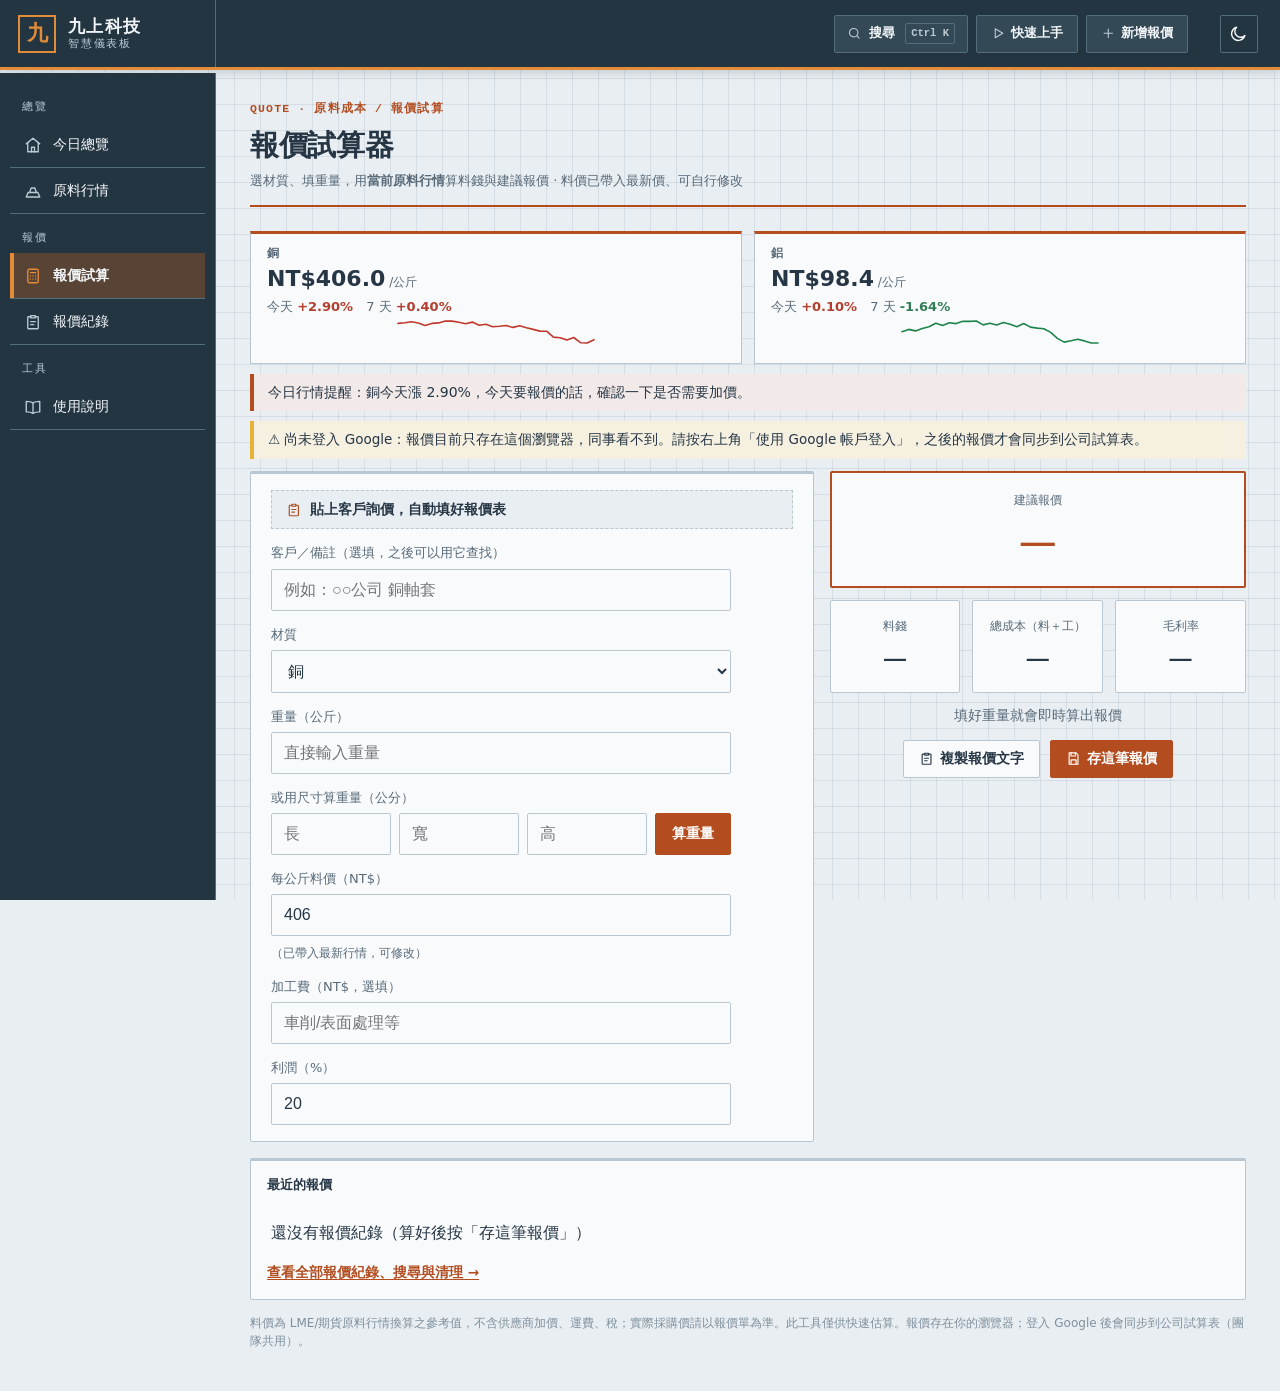
<file: docs/quote.html>
<!doctype html>
<html lang="zh-TW">
<head>
<meta charset="utf-8">
<meta name="viewport" content="width=device-width, initial-scale=1">
<link rel="stylesheet" href="assets/style.css?v=202611280951">
<script src="config.js?v=202611280951"></script>
<script src="assets/palette.js?v=202611280951" defer></script>
<script src="https://accounts.google.com/gsi/client" async defer></script>
<title>報價試算器 · 九上科技</title>
</head>
<body>
  <div class="wrap">
    <div class="topbar"><a class="brand" href="index.html"><span class="brand-mark">九</span><span class="brand-name">九上科技<small>智慧儀表板</small></span></a><nav class="side" aria-label="主要功能"><div class="side-label">總覽</div><a href="index.html"><svg class="ic" aria-hidden="true"><use href="assets/icons.svg#home"/></svg><span>今日總覽</span></a><a href="metals.html"><svg class="ic" aria-hidden="true"><use href="assets/icons.svg#ingot"/></svg><span>原料行情</span></a><div class="side-label">報價</div><a class="on" aria-current="page" href="quote.html"><svg class="ic" aria-hidden="true"><use href="assets/icons.svg#calc"/></svg><span>報價試算</span></a><a href="records.html"><svg class="ic" aria-hidden="true"><use href="assets/icons.svg#clipboard"/></svg><span>報價紀錄</span></a><div class="side-label">工具</div><a href="help.html"><svg class="ic" aria-hidden="true"><use href="assets/icons.svg#book"/></svg><span>使用說明</span></a></nav><div class="toplinks"><button type="button" id="paletteBtn" class="tsearch" aria-label="搜尋（Ctrl+K）"><svg class="ic" aria-hidden="true"><use href="assets/icons.svg#search"/></svg>搜尋<kbd>Ctrl K</kbd></button><a href="help.html#start"><svg class="ic" aria-hidden="true"><use href="assets/icons.svg#play"/></svg>快速上手</a><a href="quote.html"><svg class="ic" aria-hidden="true"><use href="assets/icons.svg#plus"/></svg>新增報價</a></div><span id="gAuth" class="gauth"></span><button id="themeBtn" class="theme-btn" aria-label="切換深淺色"><svg class="ic" aria-hidden="true"><use href="assets/icons.svg#moon"/></svg></button></div>
    <div class="eyebrow">QUOTE · 原料成本 / 報價試算</div>
    <h1>報價試算器</h1>
    <div class="sub">選材質、填重量，用<b>當前原料行情</b>算料錢與建議報價 · 料價已帶入最新價、可自行修改</div>

    <div class="qstrip"><div class="qs"><div class="qs-n">銅</div><div class="qs-p">NT$406.0<small> /公斤</small></div><div class="qs-r">今天 <span class="pm up">+2.90%</span>　7 天 <span class="pm up">+0.40%</span></div><div class="qs-s"><svg width="200" height="26" viewBox="0 0 200 26"><polyline fill="none" stroke="#c0392b" stroke-width="1.6" stroke-linecap="round" stroke-linejoin="round" pathLength="1" points="2.0,4.4 8.8,3.7 15.5,2.8 22.3,4.0 29.0,6.4 35.8,4.4 42.6,3.9 49.3,2.0 56.1,2.1 62.8,3.3 69.6,4.8 76.3,3.1 83.1,6.2 89.9,5.2 96.6,7.7 103.4,7.3 110.1,6.5 116.9,8.4 123.7,6.8 130.4,8.8 137.2,10.4 143.9,12.1 150.7,12.2 157.4,18.1 164.2,18.7 171.0,21.1 177.7,18.5 184.5,23.7 191.2,24.0 198.0,20.7"/></svg></div></div><div class="qs"><div class="qs-n">鋁</div><div class="qs-p">NT$98.4<small> /公斤</small></div><div class="qs-r">今天 <span class="pm up">+0.10%</span>　7 天 <span class="pm down">-1.64%</span></div><div class="qs-s"><svg width="200" height="26" viewBox="0 0 200 26"><polyline fill="none" stroke="#1e8449" stroke-width="1.6" stroke-linecap="round" stroke-linejoin="round" pathLength="1" points="2.0,12.8 8.8,10.4 15.5,11.9 22.3,9.6 29.0,7.8 35.8,4.2 42.6,6.5 49.3,3.7 56.1,4.6 62.8,2.3 69.6,2.4 76.3,2.0 83.1,5.9 89.9,4.3 96.6,6.0 103.4,3.4 110.1,5.3 116.9,7.8 123.7,4.5 130.4,8.1 137.2,9.1 143.9,9.8 150.7,13.4 157.4,19.4 164.2,23.1 171.0,21.8 177.7,20.3 184.5,21.9 191.2,24.0 198.0,24.0"/></svg></div></div></div>
    <div class="qhint" id="qHint" hidden></div>
    <div class="qlogin" id="qLogin" hidden></div>

    <div class="qgrid">
      <div class="panel qformp">
        <details class="qinq" id="qInq">
          <summary><svg class="ic" aria-hidden="true"><use href="assets/icons.svg#clipboard"/></svg>貼上客戶詢價，自動填好報價表</summary>
          <textarea id="inqText" rows="4" placeholder="例如：要 20 支 Φ30x200 黃銅棒，下週要&#10;或：紫銅板 100*200*5mm 10片"></textarea>
          <div class="inq-act"><button type="button" class="dbbtn primary" id="inqRun">讀取</button><button type="button" class="dbbtn" id="inqClear">清除</button><span id="inqState"></span></div>
          <div id="inqRes" hidden></div>
          <div class="al-note">登入後會把詢價文字送到 Groq（外部 AI 服務）解析，讀得更準；沒登入或 AI 不可用時，改用本機規則解析。含機密的內容請先刪掉再貼。AI 只負責讀欄位，重量由程式用公式計算，不會幫你報價。</div>
        </details>
        <div class="qform">
          <label class="qf"><span>客戶／備註（選填，之後可以用它查找）</span>
            <input id="qNote" type="text" maxlength="60" placeholder="例如：○○公司 銅軸套"></label>
          <label class="qf"><span>材質</span>
            <select id="qMat"></select></label>
          <div class="qf qother" id="qOther" hidden><span>其他材料：名稱與密度</span>
            <div class="qrow"><input id="qOName" type="text" maxlength="30" placeholder="例如：不鏽鋼 304">
              <input id="qODen" type="number" min="0" step="0.01" placeholder="密度 g/cm³（選填）"></div>
            <div class="qnote">密度只用在「用尺寸算重量」，不知道可以不填，直接輸入重量。常見密度：鐵 7.85、不鏽鋼 7.93、黃銅 8.5、鈦 4.5。存報價時會記住這個材料，下次直接從選單選。</div></div>
          <button type="button" class="qforget" id="qForget" hidden>從「我的材料」移除這一項</button>
          <label class="qf"><span>重量（公斤）</span>
            <input id="qWeight" type="number" min="0" step="0.01" placeholder="直接輸入重量"></label>
          <div class="qf qdim"><span>或用尺寸算重量（公分）</span>
            <div class="qrow">
              <input id="qL" type="number" min="0" step="0.1" placeholder="長">
              <input id="qW" type="number" min="0" step="0.1" placeholder="寬">
              <input id="qH" type="number" min="0" step="0.1" placeholder="高">
              <button id="qCalc" type="button">算重量</button>
            </div></div>
          <label class="qf"><span>每公斤料價（NT$）</span>
            <input id="qPrice" type="number" min="0" step="0.1"></label>
          <div class="qnote" id="qPriceNote"></div>
          <label class="qf"><span>加工費（NT$，選填）</span>
            <input id="qProc" type="number" min="0" step="1" placeholder="車削/表面處理等"></label>
          <label class="qf"><span>利潤（%）</span>
            <input id="qMargin" type="number" min="0" step="1" value="20"></label>
        </div>
      </div>

      <div class="qside">
        <div class="qresult" id="qResult">
          <div class="qr big"><div class="qk">建議報價</div><div class="qv" id="qQuote">—</div></div>
          <div class="qr"><div class="qk">料錢</div><div class="qv" id="qMatCost">—</div></div>
          <div class="qr"><div class="qk">總成本（料＋工）</div><div class="qv" id="qTotal">—</div></div>
          <div class="qr"><div class="qk">毛利率</div><div class="qv" id="qMarginPct">—</div></div>
        </div>
        <div class="qsens" id="qSens"></div>
        <div class="qbtns"><button id="qCopy" class="dbbtn"><svg class="ic" aria-hidden="true"><use href="assets/icons.svg#clipboard"/></svg>複製報價文字</button><button id="qSave" class="dbbtn primary"><svg class="ic" aria-hidden="true"><use href="assets/icons.svg#save"/></svg>存這筆報價</button></div>
        <div class="qsaved" id="qSaved" hidden></div>
        <div class="qsim" id="qSim" hidden>
          <div class="adv-k"><svg class="ic" aria-hidden="true"><use href="assets/icons.svg#calc"/></svg>情境模擬：行情變了，報價會怎樣？</div>
          <label>料價變動 <b id="qSimAV">0%</b><input type="range" id="qSimA" min="-20" max="20" step="1" value="0"></label>
          <label>匯率變動 <b id="qSimFV">0%</b><input type="range" id="qSimF" min="-5" max="5" step="0.5" value="0"></label>
          <div class="qsim-out" id="qSimOut"></div>
          <button type="button" class="qforget" id="qSimReset">滑桿歸零</button>
        </div>
      </div>
    </div>

    <div class="panel">
      <h3>最近的報價</h3>
      <div id="qHistory" style="padding:8px 16px 4px"></div>
      <div style="padding:0 16px 14px"><a href="records.html" class="qmore">查看全部報價紀錄、搜尋與清理 →</a></div>
    </div>
    <div class="foot">料價為 LME/期貨原料行情換算之參考值，不含供應商加價、運費、稅；實際採購價請以報價單為準。此工具僅供快速估算。報價存在你的瀏覽器；登入 Google 後會同步到公司試算表（團隊共用）。</div>
  </div>
<script>window.QUOTE_MATERIALS = [{"key": "copper", "name": "銅", "nt": 406.0, "density": 8.96, "live": true, "day_pct": 2.9, "d7": 0.4, "hint": "銅今天漲 2.90%，今天要報價的話，確認一下是否需要加價。", "spark": [465455, 468163, 471614, 466873, 457235, 465391, 467315, 474975, 474774, 469829, 463705, 470378, 458217, 462065, 452167, 453873, 457070, 449585, 455846, 447910, 441481, 434699, 434280, 410630, 408363, 398783, 408815, 388344, 387024, 400377]}, {"key": "aluminum", "name": "鋁", "nt": 98.4, "density": 2.7, "live": true, "day_pct": 0.1, "d7": -1.64, "hint": "", "spark": [100642, 102264, 101284, 102851, 104082, 106543, 104943, 106885, 106291, 107908, 107813, 108082, 105421, 106505, 105348, 107150, 105824, 104112, 106375, 103852, 103206, 102722, 100232, 96067, 93504, 94455, 95486, 94357, 92928, 92903]}];</script>
  <script src="assets/inquiry.js?v=202611280951"></script>
  <script src="assets/app.js?v=202611280951"></script>
</body>
</html>
</file>
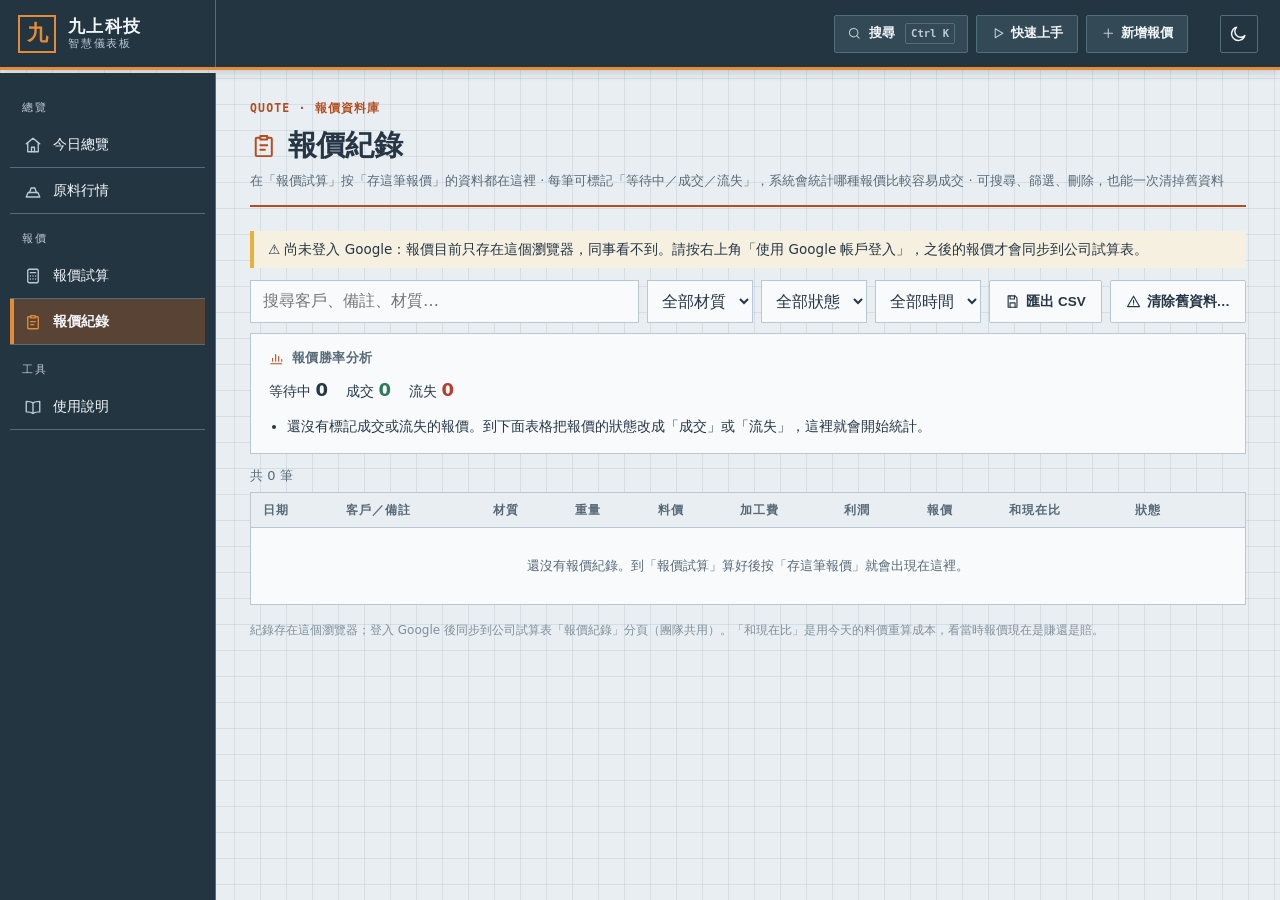
<file: docs/records.html>
<!doctype html>
<html lang="zh-TW">
<head>
<meta charset="utf-8">
<meta name="viewport" content="width=device-width, initial-scale=1">
<link rel="stylesheet" href="assets/style.css?v=202611280951">
<script src="config.js?v=202611280951"></script>
<script src="assets/palette.js?v=202611280951" defer></script>
<script src="https://accounts.google.com/gsi/client" async defer></script>
<title>報價紀錄 · 九上科技</title>
</head>
<body>
  <div class="wrap">
    <div class="topbar"><a class="brand" href="index.html"><span class="brand-mark">九</span><span class="brand-name">九上科技<small>智慧儀表板</small></span></a><nav class="side" aria-label="主要功能"><div class="side-label">總覽</div><a href="index.html"><svg class="ic" aria-hidden="true"><use href="assets/icons.svg#home"/></svg><span>今日總覽</span></a><a href="metals.html"><svg class="ic" aria-hidden="true"><use href="assets/icons.svg#ingot"/></svg><span>原料行情</span></a><div class="side-label">報價</div><a href="quote.html"><svg class="ic" aria-hidden="true"><use href="assets/icons.svg#calc"/></svg><span>報價試算</span></a><a class="on" aria-current="page" href="records.html"><svg class="ic" aria-hidden="true"><use href="assets/icons.svg#clipboard"/></svg><span>報價紀錄</span></a><div class="side-label">工具</div><a href="help.html"><svg class="ic" aria-hidden="true"><use href="assets/icons.svg#book"/></svg><span>使用說明</span></a></nav><div class="toplinks"><button type="button" id="paletteBtn" class="tsearch" aria-label="搜尋（Ctrl+K）"><svg class="ic" aria-hidden="true"><use href="assets/icons.svg#search"/></svg>搜尋<kbd>Ctrl K</kbd></button><a href="help.html#start"><svg class="ic" aria-hidden="true"><use href="assets/icons.svg#play"/></svg>快速上手</a><a href="quote.html"><svg class="ic" aria-hidden="true"><use href="assets/icons.svg#plus"/></svg>新增報價</a></div><span id="gAuth" class="gauth"></span><button id="themeBtn" class="theme-btn" aria-label="切換深淺色"><svg class="ic" aria-hidden="true"><use href="assets/icons.svg#moon"/></svg></button></div>
    <div class="eyebrow">QUOTE · 報價資料庫</div>
    <h1><svg class="ic" aria-hidden="true"><use href="assets/icons.svg#clipboard"/></svg>報價紀錄</h1>
    <div class="sub">在「報價試算」按「存這筆報價」的資料都在這裡 · 每筆可標記「等待中／成交／流失」，系統會統計哪種報價比較容易成交 · 可搜尋、篩選、刪除，也能一次清掉舊資料</div>
    <div class="qlogin" id="rLogin" hidden></div>

    <div class="rbar">
      <input id="rSearch" type="search" placeholder="搜尋客戶、備註、材質…">
      <select id="rMat"><option value="">全部材質</option></select>
      <select id="rStatus"><option value="">全部狀態</option><option>等待中</option><option>成交</option><option>流失</option></select>
      <select id="rDays"><option value="0">全部時間</option><option value="7">近 7 天</option><option value="30">近 30 天</option><option value="90">近 90 天</option></select>
      <button id="rCsv" class="dbbtn" type="button"><svg class="ic" aria-hidden="true"><use href="assets/icons.svg#save"/></svg>匯出 CSV</button>
      <button id="rPurgeBtn" class="dbbtn" type="button"><svg class="ic" aria-hidden="true"><use href="assets/icons.svg#alert"/></svg>清除舊資料…</button>
    </div>
    <div class="rpurge" id="rPurge" hidden>
      刪除 <input id="rPurgeDays" type="number" min="1" value="90"> 天以前的報價紀錄
      <span id="rPurgeInfo"></span>
      <button id="rPurgeGo" class="dbbtn primary" type="button">確定刪除</button>
      <button id="rPurgeCancel" class="dbbtn" type="button">取消</button>
      <div class="rpurge-n">刪除後無法復原。如果已登入，公司試算表裡的紀錄也會一起刪除。建議先按「匯出 CSV」留一份。</div>
    </div>
    <section class="rstats" id="rStats"></section>
    <div class="rcount" id="rCount"></div>
    <div class="rwrap">
      <table class="rtable">
        <thead><tr><th>日期</th><th>客戶／備註</th><th>材質</th><th>重量</th><th>料價</th><th>加工費</th><th>利潤</th><th>報價</th><th>和現在比</th><th>狀態</th><th></th></tr></thead>
        <tbody id="rBody"></tbody>
      </table>
    </div>
    <div class="foot">紀錄存在這個瀏覽器；登入 Google 後同步到公司試算表「報價紀錄」分頁（團隊共用）。「和現在比」是用今天的料價重算成本，看當時報價現在是賺還是賠。</div>
  </div>
<script>window.RECORD_MATERIALS = [{"key": "copper", "name": "銅", "nt": 406.0}, {"key": "aluminum", "name": "鋁", "nt": 98.4}];</script>
  <script src="assets/quote-stats.js?v=202611280951"></script>
  <script src="assets/app.js?v=202611280951"></script>
</body>
</html>
</file>
<file: docs/assets/style.css>
/* 儀表板共用樣式 — 工廠控制室（Industrial）主題：深色頂欄＋左側選單、工程格線底、方角面板、橙色指示；淺/深色以 CSS 變數切換
   配色與版面參考 mars-tw/freedom-erp-crm 的 Industrial 設計模板（MIT） */
:root {
  --bg: #e9eef2; --text: #263645; --muted: #586a78; --muted2: #7f909c;
  --card: #f8fafc; --line: #b8c7d2; --line2: #dfe7ed;
  --accent: #b34d20; --accent-strong: #8c3815; --accent-ink: #ffffff; --accent-soft: #fae8db;
  --secondary: #e28b39;
  --up: #b3402f; --down: #2f7d55;
  --chip-bg: #f8fafc; --chip-border: #b8c7d2; --chip-on-bg: #b34d20; --chip-on-fg: #ffffff;
  --nav-bg: #243542; --nav-surface: #334955; --nav-text: #f3f7fa; --nav-muted: #bbcbd4; --nav-line: #526d7c; --nav-active: #594334;
  --grid-line: rgba(80,111,132,.125);
  --num-font: "Bahnschrift", "DIN Alternate", Consolas, "Microsoft JhengHei", sans-serif;
  --display-font: "Bahnschrift", "Segoe UI", "PingFang TC", "Microsoft JhengHei", sans-serif;
  --utility-font: Consolas, "SFMono-Regular", Menlo, "Microsoft JhengHei", monospace;
  --radius: 2px; --shadow: none; --shadow-lg: 0 6px 18px rgba(38,62,73,.12);
  --topbar-h: 70px; --rail: 216px;
  color-scheme: light;
}
:root[data-theme="dark"] {
  --bg: #151e27; --text: #eef3f8; --muted: #b2c4d2; --muted2: #7f95a6;
  --card: #202d39; --line: #456070; --line2: #2a3b49;
  --accent: #ffb07c; --accent-strong: #ffd0ad; --accent-ink: #452514; --accent-soft: #4d392e;
  --secondary: #df8d52;
  --up: #ff9b8a; --down: #7fd3a3;
  --chip-bg: #202d39; --chip-border: #456070; --chip-on-bg: #ffb07c; --chip-on-fg: #452514;
  --nav-bg: #17222d; --nav-surface: #2b3d4e; --nav-text: #eef7ff; --nav-muted: #b6cadb; --nav-line: #476274; --nav-active: #604433;
  --grid-line: rgba(153,181,197,.10);
  --shadow-lg: 0 8px 22px rgba(0,0,0,.4);
  color-scheme: dark;
}

* { box-sizing: border-box; }
body { font-family: "Segoe UI", "PingFang TC", "Microsoft JhengHei", "Noto Sans TC", system-ui, sans-serif;
  margin: 0; background: var(--bg); color: var(--text); line-height: 1.55;
  -webkit-font-smoothing: antialiased; text-rendering: optimizeLegibility;
  transition: background .2s, color .2s;
  }
a { color: var(--accent); text-underline-offset: 2px; }
a:hover { text-decoration: underline; }
.wrap { max-width: 1040px; margin: 18px auto 32px; padding: 0 20px; }

.topbar { display: flex; justify-content: space-between; align-items: flex-start; gap: 10px; flex-wrap: wrap; margin-bottom: 16px; }
.nav { display: flex; flex-wrap: wrap; gap: 7px; align-items: center; }
.nav a, .navdrop > summary { font-size: 12.5px; font-weight: 600; text-decoration: none; padding: 7px 13px; border-radius: 999px;
  border: 1px solid var(--chip-border); color: var(--muted); background: var(--chip-bg); white-space: nowrap;
  transition: color .15s, background .15s, border-color .15s, transform .1s; }
.nav a:hover, .navdrop > summary:hover { color: var(--accent); border-color: var(--accent); }
.nav a.on, .navdrop > summary.on { background: var(--chip-on-bg); color: var(--chip-on-fg); border-color: var(--chip-on-bg); box-shadow: var(--shadow); }
.nav a.on:hover { color: var(--chip-on-fg); }
/* 情報下拉（原生 details，免 JS） */
.navdrop { position: relative; }
.navdrop > summary { list-style: none; cursor: pointer; display: inline-block; }
.navdrop > summary::-webkit-details-marker { display: none; }
.navdrop[open] > summary { border-color: var(--accent); color: var(--text); }
.navmenu { position: absolute; top: calc(100% + 6px); left: 0; z-index: 50; min-width: 148px;
  background: var(--card); border: 1px solid var(--line); border-radius: 12px;
  box-shadow: 0 10px 28px rgba(0,0,0,.2); padding: 6px; display: flex; flex-direction: column; gap: 4px; }
.navmenu a { display: block; }
.theme-btn { cursor: pointer; font-size: 16px; line-height: 1; padding: 8px 11px; border-radius: 999px;
  border: 1px solid var(--chip-border); background: var(--chip-bg); color: var(--text); }

.eyebrow { font-size: 11.5px; letter-spacing: 2.5px; text-transform: uppercase; font-weight: 700; color: var(--accent); }
h1 { font-size: 29px; font-weight: 800; letter-spacing: -.5px; margin: 5px 0 3px; }
.sub { color: var(--muted); font-size: 13px; margin-bottom: 20px; }

.cards { display: grid; grid-template-columns: repeat(3, 1fr); gap: 12px; margin-bottom: 18px; }
.cards.four { grid-template-columns: repeat(4, 1fr); }
.card { background: var(--card); border: 1px solid var(--line); border-radius: 14px; padding: 14px 16px; box-shadow: var(--shadow); }
.card .k { font-size: 11px; color: var(--muted); letter-spacing: 1px; }
.card .v { font-size: 22px; font-weight: 700; margin-top: 4px; }
.card .spk { margin-top: 6px; }

/* 控制列：單位 / 範圍切換鈕 */
.controls { display: flex; flex-wrap: wrap; gap: 10px; justify-content: space-between; align-items: center; margin-bottom: 16px; }
.btnbar { display: inline-flex; gap: 4px; background: var(--card); border: 1px solid var(--line); border-radius: 999px; padding: 3px; }
.btnbar button { cursor: pointer; border: 0; background: transparent; color: var(--muted);
  font-size: 12.5px; padding: 6px 12px; border-radius: 999px; white-space: nowrap; }
.btnbar button.on { background: var(--accent); color: var(--accent-ink); font-weight: 600; }

/* 銅鋁：每個金屬一個面板 + 大圖 */
.mpanel { background: var(--card); border: 1px solid var(--line); border-radius: 12px; padding: 16px 18px; margin-bottom: 14px; box-shadow: var(--shadow); }
.mhead { display: flex; justify-content: space-between; align-items: center; }
.mname { font-size: 19px; font-weight: 700; }
.men { font-size: 11px; color: var(--muted2); letter-spacing: 1px; margin-left: 8px; }
.mfigs { display: flex; flex-wrap: wrap; gap: 26px; margin: 12px 0 8px; }
.fig .flabel { font-size: 11px; color: var(--muted); letter-spacing: 1px; }
.fig .fval { font-size: 20px; font-weight: 700; font-variant-numeric: tabular-nums; margin-top: 2px; }
.fig .fval.price { font-size: 24px; }

.badge { display: inline-block; padding: 3px 10px; border-radius: 999px; font-size: 12px; font-weight: 600; white-space: nowrap; }
.badge.break_high { color: var(--up); background: color-mix(in srgb, var(--up) 14%, transparent); }
.badge.break_low  { color: var(--down); background: color-mix(in srgb, var(--down) 14%, transparent); }
.badge.in_range   { color: var(--down); background: color-mix(in srgb, var(--down) 10%, transparent); }
.badge.unknown    { color: var(--muted); background: color-mix(in srgb, var(--muted) 16%, transparent); }

/* 期間統計 chip */
.mstats { display: flex; flex-wrap: wrap; gap: 8px; margin: 4px 0 6px; }
.mstats .chip { font-size: 11.5px; color: var(--muted); background: color-mix(in srgb, var(--muted) 10%, transparent);
  padding: 4px 10px; border-radius: 999px; }
.mstats .chip b { color: var(--text); font-weight: 700; margin-left: 2px; font-variant-numeric: tabular-nums; }

/* 圖例 */
.legend { font-size: 11px; color: var(--muted); margin-top: 6px; display: flex; align-items: center; gap: 6px; flex-wrap: wrap; }
.legend span { display: inline-block; width: 16px; height: 0; border-top-width: 2px; border-top-style: solid; margin-right: 2px; vertical-align: middle; }
.legend .lg-line { border-color: var(--down); }
.legend .lg-ma { border-color: var(--muted); }
.legend .lg-watch { border-color: var(--muted); border-top-style: dashed; }

/* 水平長條圖（各地區薪資 / 職務類別 / 技能） */
.hbars { padding: 12px 16px; display: flex; flex-direction: column; gap: 9px; }
.hrow { display: flex; align-items: center; gap: 10px; }
.hlabel { width: 96px; font-size: 12.5px; color: var(--text); flex-shrink: 0; text-align: right; }
.htrack { flex: 1; background: color-mix(in srgb, var(--muted) 14%, transparent); border-radius: 5px; height: 16px; overflow: hidden; }
.hbar { height: 100%; background: var(--accent); border-radius: 5px; min-width: 2px; }
.hval { width: 74px; font-size: 12px; color: var(--muted); text-align: right; flex-shrink: 0; font-variant-numeric: tabular-nums; }

/* 互動圖表 */
.chart { position: relative; width: 100%; height: 210px; margin-top: 8px; }
.chart.sm { height: 150px; }
.fval.sm { font-size: 18px; font-weight: 700; font-variant-numeric: tabular-nums; }
.chart svg { width: 100%; height: 100%; display: block; }
.chart .tip { position: absolute; pointer-events: none; background: var(--chip-on-bg); color: var(--chip-on-fg);
  font-size: 11.5px; padding: 5px 8px; border-radius: 6px; white-space: nowrap; transform: translate(-50%, -130%);
  opacity: 0; transition: opacity .1s; z-index: 3; }
.chart .guide { position: absolute; top: 0; width: 1px; background: var(--muted2); opacity: 0; }
.chart .dot { position: absolute; width: 8px; height: 8px; border-radius: 50%; border: 2px solid var(--card); opacity: 0; transform: translate(-50%, -50%); }
.chart .empty { color: var(--muted); font-size: 13px; text-align: center; padding-top: 80px; }

/* 通用面板 / 表格 */
.panel { background: var(--card); border: 1px solid var(--line); border-radius: 12px; overflow-x: auto; box-shadow: var(--shadow); }
.panel h3 { font-size: 13px; margin: 0; padding: 14px 16px 8px; color: var(--text); }
table { width: 100%; border-collapse: collapse; }
th, td { padding: 11px 16px; text-align: left; font-size: 13px; }
th { font-size: 11px; color: var(--muted); font-weight: 500; letter-spacing: 1px; border-bottom: 1px solid var(--line); }
tr + tr td { border-top: 1px solid var(--line2); }
td a { color: var(--accent); text-decoration: none; }
.num { text-align: right; font-variant-numeric: tabular-nums; }
th.num { text-align: right; }
th.sortable { cursor: pointer; user-select: none; }
th.sortable:hover { color: var(--text); }
th .arrow { opacity: .5; font-size: 10px; }

/* AI 行情卡 */
.ai { background: var(--card); border: 1px solid var(--line); border-radius: 12px; padding: 18px 20px; margin-bottom: 16px; box-shadow: var(--shadow); }
.ai h2 { font-size: 15px; margin: 0 0 12px; }
.ai .row { margin-bottom: 10px; }
.ai .lbl { font-size: 12px; color: var(--accent); font-weight: 600; }
.ai .txt { font-size: 14px; color: var(--text); margin-top: 2px; line-height: 1.55; }
.grid2 { display: grid; grid-template-columns: 1fr 1fr; gap: 12px; margin-bottom: 16px; }

/* 職缺工具列 + 直方圖 */
.toolbar { display: flex; flex-wrap: wrap; gap: 10px; margin-bottom: 12px; }
.toolbar input, .toolbar select { font-size: 13px; padding: 9px 12px; border-radius: 8px;
  border: 1px solid var(--line); background: var(--card); color: var(--text); }
.toolbar input { flex: 1; min-width: 160px; }
.count { color: var(--muted); font-size: 12px; align-self: center; }
.hist { display: flex; align-items: flex-end; gap: 10px; height: 150px; padding: 16px; }
.hist .col { flex: 1; display: flex; flex-direction: column; align-items: center; justify-content: flex-end; height: 100%; gap: 6px; }
.hist .bar { width: 100%; background: var(--accent); border-radius: 4px 4px 0 0; min-height: 2px; transition: height .3s; }
.hist .bn { font-size: 15px; font-weight: 700; }
.hist .bl { font-size: 10.5px; color: var(--muted); text-align: center; line-height: 1.2; }

/* 供應商地圖 */
.viewbar { padding: 2px; }
.viewbar button { font-size: 12.5px; }
.supmap { height: 460px; margin: 0 16px 14px; border-radius: 10px; border: 1px solid var(--line); z-index: 0; }
.supmap .leaflet-popup-content { font-size: 13px; }

/* 報價試算器 */
.qform { display: flex; flex-direction: column; gap: 14px; max-width: 460px; }
.qf { display: flex; flex-direction: column; gap: 5px; font-size: 14px; color: var(--text); }
.qf > span { font-size: 13px; color: var(--muted); }
.qform select, .qform input { font-size: 16px; padding: 11px 12px; border-radius: 9px;
  border: 1px solid var(--line); background: var(--card); color: var(--text); width: 100%; }
.qrow { display: flex; gap: 8px; }
.qrow input { flex: 1; min-width: 0; }
.qrow button { flex-shrink: 0; padding: 0 16px; border-radius: 9px; border: 1px solid var(--accent);
  background: var(--accent); color: var(--accent-ink); font-size: 14px; font-weight: 600; cursor: pointer; }
.qnote { font-size: 12px; color: var(--muted); margin-top: -6px; }
.qresult { display: grid; grid-template-columns: 1fr 1fr 1fr; gap: 12px; }
.qresult .qr { background: var(--card); border: 1px solid var(--line); border-radius: 12px; padding: 16px; text-align: center; box-shadow: var(--shadow); }
.qresult .qr.big { border-color: var(--accent); border-width: 2px; }
.qresult .qk { font-size: 12px; color: var(--muted); }
.qresult .qv { font-size: 22px; font-weight: 800; margin-top: 6px; font-variant-numeric: tabular-nums; }
.qresult .qr.big .qv { color: var(--accent); font-size: 26px; }
@media (max-width: 560px) { .qresult { grid-template-columns: 1fr; } }

/* 首頁 hero 問候 + 今日數字看板 */
.hero { margin: 2px 0 16px; }
.hero h1 { font-size: 31px; }
.stats { display: grid; grid-template-columns: repeat(3, 1fr); gap: 12px; margin: 0 0 6px; }
.stat { position: relative; background: var(--card); border: 1px solid var(--line); border-radius: var(--radius);
  padding: 15px 16px; box-shadow: var(--shadow); transition: border-color .14s, box-shadow .14s; }
.stat:hover { box-shadow: var(--shadow-lg); }
.stat-k { font-size: 12px; color: var(--muted); font-weight: 700; }
.stat-v { font-family: var(--num-font); font-size: 22px; font-weight: 800; margin-top: 6px; letter-spacing: -.3px;
  font-variant-numeric: tabular-nums; color: var(--accent); }
.stat.warn { border-color: color-mix(in srgb, var(--up) 55%, var(--line));
  background: color-mix(in srgb, var(--up) 8%, var(--card)); }
.stat.warn .stat-v { color: var(--up); }
.stats-hint { font-size: 12.5px; color: var(--muted); margin: 0 0 16px; }

/* 首頁：大焦點主卡（訂單／早報） */
.hfeat { display: grid; grid-template-columns: repeat(2, 1fr); gap: 14px; margin: 4px 0 22px; }
.hfcard { position: relative; display: flex; flex-direction: column; text-decoration: none; color: var(--text);
  background: var(--card); border: 1px solid var(--line); border-radius: var(--radius); padding: 22px;
  box-shadow: var(--shadow); overflow: hidden; min-height: 156px;
  transition: transform .14s ease, box-shadow .14s ease, border-color .14s ease; }
.hfcard::before { content: ""; position: absolute; left: 0; top: 0; bottom: 0; width: 5px; background: var(--accent); }
.hfcard:hover { transform: translateY(-3px); box-shadow: var(--shadow-lg);
  border-color: color-mix(in srgb, var(--accent) 55%, var(--line)); }
.hfic { display: inline-flex; align-items: center; justify-content: center; width: 54px; height: 54px;
  font-size: 27px; border-radius: 15px; background: var(--accent-soft); }
.hfbody { flex: 1; margin-top: 14px; }
.hft { font-size: 21px; font-weight: 800; margin-bottom: 6px; }
.hfl { font-size: 13.5px; color: var(--muted); line-height: 1.6; }
.hfcta { margin-top: 14px; font-size: 14px; font-weight: 700; color: var(--accent); }

/* 首頁：小捷徑 icon 格 */
.hqlabel { font-size: 12.5px; font-weight: 800; color: var(--muted); letter-spacing: .5px; margin: 2px 0 10px; }
.hquick { display: grid; grid-template-columns: repeat(3, 1fr); gap: 12px; margin-bottom: 18px; }
.hq { display: flex; align-items: center; gap: 11px; text-decoration: none; color: var(--text);
  background: var(--card); border: 1px solid var(--line); border-radius: 14px; padding: 13px 15px;
  box-shadow: var(--shadow); transition: transform .12s, border-color .12s, box-shadow .12s; }
.hq:hover { transform: translateY(-2px); box-shadow: var(--shadow-lg);
  border-color: color-mix(in srgb, var(--accent) 50%, var(--line)); }
.hqi { display: inline-flex; align-items: center; justify-content: center; width: 38px; height: 38px;
  font-size: 20px; border-radius: 11px; background: var(--accent-soft); flex: none; }
.hqt { font-size: 14.5px; font-weight: 700; }
@media (max-width: 560px) {
  .stats { grid-template-columns: repeat(2, 1fr); } .hero h1 { font-size: 26px; }
  .hfeat { grid-template-columns: 1fr; } .hquick { grid-template-columns: repeat(2, 1fr); }
}

/* 首頁大卡片（整張可點，非科技用戶友善） */
.hcards { display: grid; grid-template-columns: repeat(2, 1fr); gap: 14px; margin: 8px 0 18px; }
.hgroup { grid-column: 1 / -1; display: flex; align-items: center; gap: 9px; font-size: 13px; font-weight: 800;
  color: var(--text); letter-spacing: .5px; margin: 16px 0 2px; }
.hgroup::after { content: ""; flex: 1; height: 1px; background: var(--line); }
.hgroup:first-child { margin-top: 0; }
.hcard { position: relative; display: block; text-decoration: none; color: var(--text); background: var(--card);
  border: 1px solid var(--line); border-radius: var(--radius); padding: 20px 20px 18px; box-shadow: var(--shadow);
  overflow: hidden; transition: transform .14s ease, box-shadow .14s ease, border-color .14s ease; }
.hcard::before { content: ""; position: absolute; left: 0; top: 0; bottom: 0; width: 4px;
  background: var(--accent); opacity: 0; transition: opacity .14s ease; }
.hcard:hover { transform: translateY(-3px); border-color: color-mix(in srgb, var(--accent) 55%, var(--line)); box-shadow: var(--shadow-lg); }
.hcard:hover::before { opacity: 1; }
.hcard .he { display: inline-flex; align-items: center; justify-content: center; width: 46px; height: 46px;
  font-size: 25px; line-height: 1; border-radius: 13px; background: var(--accent-soft); }
.hcard .ht { font-size: 19px; font-weight: 800; margin: 11px 0 7px; }
.hcard .hl { font-size: 13.5px; color: var(--text); min-height: 44px; }
.hcard .hcta { margin-top: 12px; font-size: 13px; font-weight: 700; color: var(--accent); }
.hcard .big { font-size: 30px; font-weight: 800; }
.hcard .big span { font-size: 14px; font-weight: 500; color: var(--muted); }
.hcard .mrow { padding: 3px 0; font-variant-numeric: tabular-nums; }
.hcard .mnote { font-size: 12px; color: var(--muted); margin-top: 1px; }
@media (max-width: 560px) { .hcards { grid-template-columns: 1fr; } }

/* 招募重點參考卡 */
.refgrid { display: grid; grid-template-columns: 1fr 1fr; gap: 8px 18px; margin: 4px 0 10px; }
.refgrid > div { font-size: 13.5px; color: var(--text); line-height: 1.5; }
.refgrid .rk { display: inline-block; min-width: 62px; color: var(--muted); font-size: 12px; margin-right: 6px; }
.reftags { font-size: 12.5px; color: var(--muted); }
.reftags .rtag { display: inline-block; background: color-mix(in srgb, var(--accent) 16%, transparent);
  color: var(--accent); padding: 2px 9px; border-radius: 999px; margin: 0 4px 4px 0; font-weight: 600; }
.reftags .rnote { color: var(--muted2); margin-left: 4px; }

/* 只看符合 checkbox + ⭐ 徽章 */
.prionly { display: inline-flex; align-items: center; gap: 5px; font-size: 12.5px; color: var(--muted); cursor: pointer; white-space: nowrap; }
.prionly input { accent-color: var(--accent); }
.star { font-size: 12px; }

/* Google 登入區（topbar 右側） */
.topbar .tbright, .topbar { }
.gauth { display: inline-flex; align-items: center; margin-right: 8px; vertical-align: middle; }
.gauth .guser { font-size: 12.5px; color: var(--text); margin-right: 6px; max-width: 140px; overflow: hidden; text-overflow: ellipsis; white-space: nowrap; }
.gauth .gbtn { cursor: pointer; font-size: 12px; padding: 5px 10px; border-radius: 999px; border: 1px solid var(--chip-border); background: var(--chip-bg); color: var(--muted); }
.gauth .gnote { font-size: 11px; color: var(--muted2); }

/* 追蹤欄（收藏/狀態/備註 + 日曆/Gmail） */
.mkfav { cursor: pointer; font-size: 15px; }
.mkfav.on { color: var(--secondary); }
.mkcell { min-width: 180px; }
.mkcell .mkstat { font-size: 12px; padding: 4px 6px; border-radius: 6px; border: 1px solid var(--line); background: var(--card); color: var(--text); }
.mkcell .mknote { font-size: 12px; padding: 4px 6px; border-radius: 6px; border: 1px solid var(--line); background: var(--card); color: var(--text); width: 96px; margin-left: 4px; }
.mkcell .mkacts { margin-top: 4px; display: flex; gap: 8px; }
.mkcell .mkact { text-decoration: none; font-size: 14px; }

/* 報價歷史列 */
.qh { display: flex; justify-content: space-between; align-items: center; gap: 10px; padding: 9px 2px; border-top: 1px solid var(--line2); font-size: 13.5px; }
.qh:first-child { border-top: 0; }
.qh .qdel { cursor: pointer; font-size: 12px; padding: 4px 9px; border-radius: 6px; border: 1px solid var(--line); background: var(--card); color: var(--muted); }

.foot { color: var(--muted2); font-size: 12px; margin-top: 14px; }
@media (max-width: 640px) {
  .cards, .cards.four { grid-template-columns: 1fr 1fr; }
  .grid2 { grid-template-columns: 1fr; }
  .mfigs { gap: 16px; }
}

/* ===== 資料庫操作中心 ===== */
.dbconsole { margin: 8px 0 4px; }
.dbloading { color: var(--muted); padding: 24px 4px; }
.dbtabs { display: flex; flex-wrap: wrap; gap: 8px; margin-bottom: 12px; }
.dbtab { cursor: pointer; padding: 8px 14px; border-radius: 999px; border: 1px solid var(--chip-border);
  background: var(--chip-bg); color: var(--text); font-size: 14px; }
.dbtab.on { background: var(--accent); border-color: var(--accent); color: var(--accent-ink); }
.dbbanner { background: var(--line2); border: 1px solid var(--line); border-radius: 10px;
  padding: 10px 14px; color: var(--text); font-size: 13.5px; margin-bottom: 12px; }
.dbchips { display: flex; flex-wrap: wrap; gap: 8px; margin: 4px 0 10px; }
.dbchip { background: var(--chip-bg); border: 1px solid var(--chip-border); color: var(--text);
  border-radius: 999px; padding: 3px 12px; font-size: 13px; }
.dbchip.strong { background: var(--accent); border-color: var(--accent); color: var(--accent-ink); font-weight: 600; }
.dbbars { margin: 2px 0 14px; max-width: 520px; }
.dbrow { display: flex; align-items: center; gap: 10px; margin: 3px 0; }
.dbrow .dblabel { width: 76px; font-size: 12.5px; color: var(--muted); text-align: right; flex-shrink: 0; }
.dbrow .dbtrack { flex: 1; background: var(--line2); border-radius: 6px; height: 12px; overflow: hidden; }
.dbrow .dbbar { height: 100%; background: var(--accent); border-radius: 6px; }
.dbrow .dbval { width: 34px; font-size: 12.5px; color: var(--text); }
.dbtoolbar { display: flex; flex-wrap: wrap; gap: 8px; align-items: center; margin-bottom: 10px; }
.dbsearch { flex: 1; min-width: 160px; padding: 8px 12px; border-radius: 10px;
  border: 1px solid var(--chip-border); background: var(--card); color: var(--text); font-size: 14px; }
.dbfilter { padding: 8px 10px; border-radius: 10px; border: 1px solid var(--chip-border);
  background: var(--card); color: var(--text); font-size: 13.5px; }
.dbbtn { cursor: pointer; padding: 9px 15px; border-radius: 999px; border: 1px solid var(--chip-border);
  background: var(--card); color: var(--text); font-size: 13.5px; font-weight: 600; white-space: nowrap;
  transition: border-color .14s, color .14s, background .14s, transform .1s, box-shadow .14s; }
.dbbtn:hover { border-color: var(--accent); color: var(--accent); }
.dbbtn:active { transform: translateY(1px); }
.dbbtn.primary { background: var(--accent); border-color: var(--accent); color: var(--accent-ink); box-shadow: var(--shadow); }
.dbbtn.primary:hover { color: var(--accent-ink); filter: brightness(1.06); box-shadow: var(--shadow-lg); }
.dbtablewrap { overflow-x: auto; border: 1px solid var(--line); border-radius: 14px; box-shadow: var(--shadow); }
.dbtable { width: 100%; border-collapse: collapse; font-size: 13.5px; }
.dbtable th, .dbtable td { padding: 11px 13px; text-align: left; border-bottom: 1px solid var(--line2); color: var(--text); }
.dbtable th { background: var(--accent-soft); color: var(--text); position: sticky; top: 0; font-weight: 700; white-space: nowrap; }
.dbtable th.dbsort { cursor: pointer; user-select: none; }
.dbtable td.wide { min-width: 160px; }
.dbtable tr:last-child td { border-bottom: 0; }
.dbtable tbody tr:hover td { background: var(--line2); }
.dbarrow { color: var(--accent); font-size: 11px; }
.dbact { white-space: nowrap; text-align: right; }
.dbmini { cursor: pointer; border: 1px solid var(--chip-border); background: var(--card);
  border-radius: 8px; padding: 4px 8px; font-size: 13px; margin-left: 4px; }
.dbmini:hover { border-color: var(--accent); }
.dbempty { text-align: center; color: var(--muted); padding: 22px 8px; }
.dbempty .dbbtn { margin-top: 10px; }
.dbnote { font-size: 12.5px; margin-top: 8px; }
.dbfoot { color: var(--muted2); font-size: 12px; margin-top: 10px; }
.dbfoot a { color: var(--accent); }
/* 彈出表單 */
.dbmodal { position: fixed; inset: 0; background: rgba(0,0,0,.45); display: flex;
  align-items: center; justify-content: center; z-index: 999; padding: 16px; }
.dbdialog { background: var(--card); border: 1px solid var(--line); border-radius: 16px;
  padding: 20px 22px; width: 100%; max-width: 460px; max-height: 90vh; overflow-y: auto;
  box-shadow: 0 12px 40px rgba(0,0,0,.3); }
.dbdialog h3 { margin: 0 0 14px; color: var(--text); font-size: 1.1rem; }
.dbform { display: flex; flex-direction: column; gap: 12px; }
.dbfield { display: flex; flex-direction: column; gap: 5px; }
.dbfield > span { font-size: 13px; color: var(--muted); }
.dbfield input, .dbfield select { padding: 9px 11px; border-radius: 9px;
  border: 1px solid var(--chip-border); background: var(--bg); color: var(--text); font-size: 14px; }
.dbfield input:disabled { color: var(--muted); }
.dbcheck { flex-direction: row; align-items: center; gap: 8px; color: var(--text); font-size: 14px; }
.dbdlgbtns { display: flex; justify-content: flex-end; gap: 10px; margin-top: 18px; }
/* 手機：表格改卡片式 */
@media (max-width: 640px) {
  .dbtable thead { display: none; }
  .dbtable, .dbtable tbody, .dbtable tr, .dbtable td { display: block; width: 100%; }
  .dbtable tr { border-bottom: 1px solid var(--line); padding: 6px 0; }
  .dbtable td { border: 0; padding: 6px 12px; display: flex; justify-content: space-between; gap: 12px; }
  .dbtable td::before { content: attr(data-label); color: var(--muted); font-size: 12px; flex-shrink: 0; }
  .dbtable td.dbact { justify-content: flex-end; }
  .dbtable td.dbact::before { content: ""; }
}

/* ===== 訂單 + 老闆儀表板 ===== */
.okpis { display: grid; grid-template-columns: repeat(3, 1fr); gap: 12px; margin: 10px 0 16px; }
.okpi { background: var(--card); border: 1px solid var(--line); border-radius: var(--radius); padding: 15px 16px;
  box-shadow: var(--shadow); transition: box-shadow .14s; }
.okpi:hover { box-shadow: var(--shadow-lg); }
.okpi-l { font-size: 12px; color: var(--muted); font-weight: 700; margin-bottom: 6px; }
.okpi-v { font-family: var(--num-font); font-size: 1.5rem; font-weight: 800; color: var(--accent); letter-spacing: -.3px; font-variant-numeric: tabular-nums; }
.okpi.warn { border-color: color-mix(in srgb, var(--up) 55%, var(--line)); background: color-mix(in srgb, var(--up) 8%, var(--card)); }
.okpi.warn .okpi-v { color: var(--up); }
.ocharts { display: grid; grid-template-columns: 1fr 1fr; gap: 12px; margin-bottom: 16px; }
.ocard { background: var(--card); border: 1px solid var(--line); border-radius: 14px; padding: 14px 16px; }
.octitle { font-size: 13.5px; color: var(--muted); margin-bottom: 10px; }
.obars .obar-row { display: flex; align-items: center; gap: 10px; margin: 5px 0; }
.obar-label { width: 54px; font-size: 12.5px; color: var(--text); text-align: right; flex-shrink: 0; }
.obar-track { flex: 1; background: var(--line2); border-radius: 6px; height: 14px; overflow: hidden; }
.obar-fill { height: 100%; background: var(--accent); border-radius: 6px; }
.obar-val { min-width: 84px; text-align: right; font-size: 12.5px; color: var(--text); }
.otools { display: flex; flex-wrap: wrap; gap: 8px; margin-bottom: 12px; align-items: center; }
.otools a.dbbtn { text-decoration: none; }
.okanban { display: flex; gap: 12px; overflow-x: auto; padding-bottom: 8px; }
.okcol { flex: 1; min-width: 176px; background: var(--line2); border: 1px solid var(--line);
  border-top: 3px solid var(--line); border-radius: 12px; padding: 10px 10px 12px; }
.okcol.oks0 { border-top-color: #8b98a6; }
.okcol.oks1 { border-top-color: #3b82c4; }
.okcol.oks2 { border-top-color: #d68a2e; }
.okcol.oks3 { border-top-color: #2f9e8f; }
.okcol.oks4 { border-top-color: #2f8f5b; }
.okhead { font-weight: 800; color: var(--text); font-size: 15px; display: flex; justify-content: space-between;
  align-items: center; margin-bottom: 10px; }
.okhead span { background: var(--card); border: 1px solid var(--line); border-radius: 999px; padding: 1px 9px;
  font-size: 12px; font-weight: 700; color: var(--muted); }
.ocardk { background: var(--card); border: 1px solid var(--line); border-left: 3px solid var(--accent); border-radius: 11px;
  padding: 10px 11px; margin-bottom: 8px; cursor: pointer; box-shadow: var(--shadow);
  transition: transform .12s, box-shadow .12s, border-color .12s; }
.ocardk:hover { transform: translateY(-2px); border-color: var(--accent); box-shadow: var(--shadow-lg); }
.ocardk.od { border-left-color: var(--up); }
.ock-cust { font-weight: 600; color: var(--text); font-size: 13.5px; }
.ock-prod { color: var(--muted); font-size: 12.5px; margin: 2px 0 6px; }
.ock-meta { display: flex; justify-content: space-between; font-size: 12px; color: var(--text); margin-bottom: 8px; gap: 8px; }
.ock-meta .od { color: var(--up); }
.ock-move { width: 100%; padding: 5px 8px; border-radius: 8px; border: 1px solid var(--chip-border); background: var(--bg); color: var(--text); font-size: 12.5px; }
.ock-empty { color: var(--muted2); text-align: center; padding: 10px 0; }
@media (max-width: 720px) {
  .okpis { grid-template-columns: 1fr 1fr; }
  .ocharts { grid-template-columns: 1fr; }
  .okcol { min-width: 150px; }
}

/* ===== 原料頁：單位說明 / 圖表解讀 / 新聞 ===== */
.unitnote { font-size: 12.5px; color: var(--muted); background: var(--line2); border: 1px solid var(--line);
  border-radius: 10px; padding: 9px 14px; margin: 0 0 14px; }
.fxnote { font-size: 12.5px; color: var(--text); line-height: 1.7; margin-top: 8px;
  background: var(--line2); border-radius: 8px; padding: 9px 12px; }
.newspanel .newslist { display: flex; flex-direction: column; }
.newsitem { display: block; text-decoration: none; padding: 11px 4px; border-top: 1px solid var(--line2); }
.newsitem:first-child { border-top: 0; }
.newsitem:hover .nt { color: var(--accent); }
.newsitem .nt { color: var(--text); font-size: 14px; line-height: 1.5; }
.newsitem .nm { color: var(--muted); font-size: 12px; margin-top: 3px; }


/* ===================================================================
   工廠控制室（Industrial）版面：固定頂欄、左側選單、工程格線、方角面板
   （放在檔尾覆蓋上面的同名規則；各頁 HTML 結構不變，.topbar 由 CSS 拆成頂欄＋側欄）
   =================================================================== */
.ic { width: 1.12em; height: 1.12em; flex: none; vertical-align: -.2em; margin-right: .42em; pointer-events: none;
  fill: none; stroke: currentColor; stroke-width: 1.8; stroke-linecap: round; stroke-linejoin: round; }
.ic.only, .dbmini .ic, .theme-btn .ic, .mkact .ic, .mkfav .ic, .star .ic { margin-right: 0; }
.ic.fill, .mkfav.on .ic, .star .ic { fill: currentColor; }
.ic.after { margin: 0 0 0 .35em; }
.star { color: var(--secondary); }
:focus-visible { outline: 2px solid var(--secondary); outline-offset: 2px; }

html { scroll-padding-top: calc(var(--topbar-h) + 18px); }   /* 跳轉連結不被固定頂欄蓋住 */
body { background-color: var(--bg);
  background-image: linear-gradient(var(--grid-line) 1px, transparent 1px), linear-gradient(90deg, var(--grid-line) 1px, transparent 1px);
  background-size: 26px 26px; background-attachment: fixed; }
.wrap { max-width: none; margin: 0; padding: calc(var(--topbar-h) + 30px) 34px 40px calc(var(--rail) + 34px); }
.wrap > :not(.topbar) { max-width: 1240px; }

/* 頂欄（品牌 + 登入 + 深淺色） */
.topbar { position: fixed; top: 0; left: 0; right: 0; z-index: 70; height: var(--topbar-h); margin: 0; padding: 0 22px 0 0;
  display: flex; align-items: center; gap: 12px; flex-wrap: nowrap; background: var(--nav-bg);
  border: 0; border-bottom: 3px solid var(--secondary); border-radius: 0; box-shadow: 0 2px 10px rgba(16,28,38,.18); }
.brand { width: var(--rail); height: 100%; flex: none; display: flex; align-items: center; gap: 12px; padding: 0 18px;
  color: var(--nav-text); text-decoration: none; border-right: 1px solid var(--nav-line); }
.brand:hover { text-decoration: none; }
.brand-mark { width: 38px; height: 38px; flex: none; display: grid; place-items: center; border: 2px solid var(--secondary);
  color: var(--secondary); font: 700 21px/1 Georgia, "PMingLiU", "Songti TC", serif; }
.brand-name { font-family: var(--display-font); font-size: 17px; font-weight: 700; letter-spacing: .08em; line-height: 1.25; }
.brand-name small { display: block; font-size: 11px; font-weight: 400; letter-spacing: .16em; color: var(--nav-muted); }
.toplinks { margin-left: auto; display: flex; gap: 8px; }
.toplinks a { display: inline-flex; align-items: center; height: 38px; padding: 0 14px; font-size: 13px; font-weight: 600;
  color: var(--nav-text); text-decoration: none; border: 1px solid var(--nav-line); background: var(--nav-surface); border-radius: var(--radius); }
.toplinks a:hover { border-color: var(--secondary); text-decoration: none; }
.toplinks .ic { color: var(--nav-muted); }
.gauth { margin-left: 6px; margin-right: 2px; }
.gauth .guser { color: var(--nav-text); display: inline-flex; align-items: center; }
.gauth .gbtn { border: 1px solid var(--nav-line); background: transparent; color: var(--nav-muted); border-radius: var(--radius); }
.gauth .gbtn:hover { color: var(--nav-text); }
.gauth .gnote { color: var(--nav-muted); }
.theme-btn { display: inline-flex; align-items: center; justify-content: center; width: 38px; height: 38px; padding: 0;
  border-radius: var(--radius); border: 1px solid var(--nav-line); background: transparent; color: var(--nav-text); font-size: 17px; }
.theme-btn:hover { background: var(--nav-surface); }

/* 左側選單 */
.side { position: fixed; top: calc(var(--topbar-h) + 3px); left: 0; bottom: 0; width: var(--rail); z-index: 60; overflow-y: auto;
  display: flex; flex-direction: column; padding: 10px 10px 24px; background: var(--nav-bg); border-right: 1px solid var(--nav-line); }
.side-label { font-family: var(--utility-font); font-size: 11px; letter-spacing: .16em; color: var(--nav-muted); padding: 16px 12px 6px; }
.side a { display: flex; align-items: center; gap: 11px; min-height: 46px; padding: 0 14px; color: var(--nav-text); text-decoration: none;
  font-size: 13.5px; border-bottom: 1px solid var(--nav-line); border-radius: 0; }
.side a .ic { margin: 0; width: 18px; height: 18px; color: var(--nav-muted); }
.side a:hover { background: var(--nav-surface); text-decoration: none; }
.side a.on { background: var(--nav-active); font-weight: 700; box-shadow: inset 4px 0 var(--secondary); }
.side a.on .ic { color: var(--secondary); }

/* 頁首：工程字體、橙色分隔線 */
.eyebrow { font-family: var(--utility-font); letter-spacing: .1em; color: var(--accent); font-size: 11.5px; }
h1, h2, .hft, .hcard .ht { font-family: var(--display-font); }
h1 { font-size: 29px; font-weight: 700; letter-spacing: -.01em; color: var(--text); display: flex; align-items: center; }
h1 .ic { color: var(--accent); width: .95em; height: .95em; margin-right: .35em; stroke-width: 1.7; }
.sub { padding-bottom: 14px; border-bottom: 2px solid var(--accent); margin-bottom: 24px; }
.ai h2, .panel h3, .octitle, .dbdialog h3 { display: flex; align-items: center; flex-wrap: wrap; }
.ai h2 .ic, .panel h3 .ic, .erp-sechead h3 .ic, .ai .lbl .ic { color: var(--accent); }

/* 面板與卡片：方角、無陰影；數據卡左側橙色粗線，面板頂部工程線 */
.card, .stat, .okpi, .mpanel, .panel, .ai, .hcard, .hfcard, .hq, .qresult .qr, .ocard, .dbtablewrap, .erp-sec,
.dbdialog, .dbbanner, .unitnote, .fxnote, .okcol, .ocardk, .navmenu { border-radius: var(--radius); box-shadow: none; }
.card, .stat, .okpi { border-top: 1px solid var(--line); border-left: 4px solid var(--accent); }
.stat.warn, .okpi.warn { border-left-color: var(--up); }
.mpanel, .panel, .ai, .erp-sec, .ocard { border-top: 3px solid var(--line); }
.stat:hover, .okpi:hover { box-shadow: var(--shadow-lg); }
.stat-v, .okpi-v, .card .v, .fig .fval, .hcard .big, .qresult .qv { font-family: var(--num-font); letter-spacing: 0; }
.stat-v, .okpi-v { color: var(--text); }
.stat-k, .okpi-l, .card .k { display: flex; align-items: center; letter-spacing: .3px; }
.stat-k .ic, .okpi-l .ic, .card .k .ic { color: var(--accent); }
.hfcard, .hcard { border-left: 4px solid var(--secondary); }
.hfcard::before, .hcard::before { display: none; }
.hfcard:hover, .hcard:hover, .hq:hover { transform: none; box-shadow: var(--shadow-lg); border-color: var(--accent); }
.hq { border-left: 3px solid var(--secondary); }
.hfic, .hqi, .hcard .he { color: var(--accent); background: var(--accent-soft); border: 1px solid color-mix(in srgb, var(--accent) 30%, transparent); border-radius: var(--radius); }
.hfic .ic { width: 26px; height: 26px; margin: 0; stroke-width: 1.6; }
.hqi .ic { width: 20px; height: 20px; margin: 0; }
.hcard .he .ic { width: 24px; height: 24px; margin: 0; }
.hfcta, .hcard .hcta { display: inline-flex; align-items: center; }
.hqlabel { font-family: var(--utility-font); letter-spacing: .12em; }

/* 控制項：方角按鈕、分頁、輸入框 */
.dbbtn, .dbtab, .dbmini, .aimodebtn, .qrow button, .btnbar, .btnbar button, .dbchip, .badge, .mstats .chip, .reftags .rtag,
.dbsearch, .dbfilter, .toolbar input, .toolbar select, .dbfield input, .dbfield select, .qform select, .qform input,
.ock-move, .mkcell .mkstat, .mkcell .mknote, .gbtn { border-radius: var(--radius); }
.dbbtn, .dbtab, .aimodebtn { display: inline-flex; align-items: center; justify-content: center; }
.dbbtn.primary, .dbtab.on, .aimodebtn.on, .btnbar button.on { box-shadow: none; }
.dbtab { font-size: 13.5px; color: var(--muted); background: var(--card); }
.dbtab:hover { color: var(--accent); border-color: var(--accent); }
.dbtab.on { background: var(--nav-bg); border-color: var(--nav-bg); color: var(--nav-text); box-shadow: inset 0 -3px 0 var(--secondary); }
.dbmini { display: inline-flex; align-items: center; gap: 4px; color: var(--text); padding: 5px 8px; }
.dbmini:hover { color: var(--accent); }
.dbtable th { background: var(--line2); color: var(--muted); font-size: 12px; font-family: var(--utility-font); letter-spacing: .04em; }
.dbbanner { display: flex; align-items: center; background: color-mix(in srgb, var(--secondary) 12%, var(--card));
  border-color: color-mix(in srgb, var(--secondary) 50%, var(--line)); }
.dbbanner .ic { color: var(--accent); }
.mkact { color: var(--muted); display: inline-flex; }
.mkact:hover { color: var(--accent); }
.mkfav { color: var(--muted2); display: inline-flex; vertical-align: middle; }
.ock-meta span { display: inline-flex; align-items: center; }
.rtag .ic { margin-right: .25em; }

/* 說明頁自帶的圓角樣式統一成方角 */
.help :is(.q, details.acc, .tip, .demo, .gobtn, .jump a, .demo select, .demo input, .demo .stbtn, kbd, .steps li::before) { border-radius: var(--radius) !important; }
.help .q { border-top: 3px solid var(--line); }

/* 平板／手機：頂欄與選單回到文件流，選單改成可橫向滑動的一排 */
@media (max-width: 860px) {
  .wrap { padding: 0 16px 32px; }
  .topbar { position: static; height: auto; min-height: 60px; margin: 0 -16px 20px; padding: 0 12px 0 0; flex-wrap: wrap; }
  .brand { width: auto; height: 60px; border-right: 0; padding: 0 14px; }
  .brand-mark { width: 32px; height: 32px; font-size: 18px; }
  .brand-name { font-size: 15px; }
  .side { position: static; order: 5; flex: 1 0 100%; width: auto; flex-direction: row; overflow-x: auto; padding: 0; border-right: 0;
    border-top: 1px solid var(--nav-line); background: var(--nav-surface); }
  .side-label { display: none; }
  .side a { flex: none; min-height: 44px; border-bottom: 0; border-right: 1px solid var(--nav-line); white-space: nowrap; }
  .side a.on { box-shadow: inset 0 -3px var(--secondary); }
  html { scroll-padding-top: 12px; }
  h1 { font-size: 25px; }
}
@media (max-width: 480px) {
  .topbar { gap: 6px; padding-right: 8px; }
  .brand { padding: 0 10px; gap: 8px; }
  .brand-name small { display: none; }
}
@media (max-width: 380px) {
  .brand-name { display: none; }
}

/* ===== 全站搜尋（Ctrl+K）與釘選 ===== */
.tsearch { display: inline-flex; align-items: center; height: 38px; padding: 0 12px; gap: 2px; font: inherit; font-size: 13px; font-weight: 600; cursor: pointer;
  color: var(--nav-text); border: 1px solid var(--nav-line); background: var(--nav-surface); border-radius: var(--radius); }
.tsearch:hover { border-color: var(--secondary); }
.tsearch .ic { color: var(--nav-muted); }
.tsearch kbd, .pal kbd { font-family: var(--utility-font); font-size: 10.5px; margin-left: 8px; padding: 1px 5px; border: 1px solid var(--nav-line); color: var(--nav-muted); border-radius: var(--radius); }
.pal-ov { position: fixed; inset: 0; z-index: 1000; display: none; align-items: flex-start; justify-content: center; padding: 12vh 16px 16px; background: rgba(12,22,30,.55); }
.pal { width: min(640px, 100%); background: var(--card); border: 1px solid var(--line); border-top: 3px solid var(--secondary); box-shadow: 0 24px 60px rgba(0,0,0,.35); display: flex; flex-direction: column; max-height: 72vh; }
.pal-in { display: flex; align-items: center; gap: 4px; padding: 12px 14px; border-bottom: 1px solid var(--line); color: var(--muted); }
.pal-in input { flex: 1; border: 0; outline: 0; background: transparent; color: var(--text); font: inherit; font-size: 16px; }
.pal-in kbd { color: var(--muted); border-color: var(--line); }
.pal-list { overflow-y: auto; padding: 6px 0; }
.pal-grp { font-family: var(--utility-font); font-size: 11px; letter-spacing: .12em; color: var(--muted2); padding: 10px 16px 4px; }
.pal-item { display: flex; align-items: center; gap: 2px; padding: 9px 16px; color: var(--text); text-decoration: none; border-left: 3px solid transparent; }
.pal-item .ic { color: var(--muted); }
.pal-item.on, .pal-item:hover { background: var(--accent-soft); border-left-color: var(--secondary); text-decoration: none; }
.pal-t { font-weight: 600; }
.pal-s { margin-left: auto; padding-left: 12px; color: var(--muted); font-size: 12.5px; white-space: nowrap; overflow: hidden; text-overflow: ellipsis; max-width: 45%; }
.pal-empty { padding: 22px 16px; color: var(--muted); text-align: center; }
.pal-foot { border-top: 1px solid var(--line2); padding: 8px 16px; font-size: 12px; color: var(--muted2); }
.pin-row { display: flex; flex-wrap: wrap; gap: 8px; margin-bottom: 18px; }
.pin-chip { display: inline-flex; align-items: center; padding: 7px 12px; background: var(--card); border: 1px solid var(--line); border-left: 3px solid var(--secondary); color: var(--text); text-decoration: none; font-size: 13.5px; border-radius: var(--radius); }
.pin-chip:hover { border-color: var(--accent); text-decoration: none; }
.pin-chip .ic { color: var(--accent); }
@media (max-width: 1100px) { .toplinks a { display: none; } }
@media (max-width: 860px) { .toplinks { display: flex; margin-left: auto; } .tsearch kbd { display: none; } .gauth { margin-left: 6px; } }
@media (max-width: 480px) { .tsearch { padding: 0 9px; font-size: 0; } .tsearch .ic { margin: 0; font-size: 16px; } }

/* ===== 排程風險燈號：選單紅點、首頁燈號卡 ===== */
.side a { position: relative; }
.kri-dot { position: absolute; right: 12px; top: 50%; width: 10px; height: 10px; margin-top: -5px; border-radius: 50%; border: 2px solid var(--nav-bg); }
.kri-dot.red { background: var(--up); box-shadow: 0 0 0 2px color-mix(in srgb, var(--up) 40%, transparent); }
.kri-dot.yellow { background: #e8b13a; }
.kri-card { display: block; text-decoration: none; color: var(--text); background: var(--card); border: 1px solid var(--line); border-left: 6px solid var(--down); padding: 12px 16px; margin-bottom: 16px; }
.kri-card.red { border-left-color: var(--up); background: color-mix(in srgb, var(--up) 7%, var(--card)); }
.kri-card.yellow { border-left-color: #e8b13a; background: color-mix(in srgb, #e8b13a 10%, var(--card)); }
.kri-card:hover { text-decoration: none; box-shadow: var(--shadow-lg); }
.kri-h { display: flex; align-items: center; gap: 8px; font-size: 14.5px; }
.kri-h .ic { color: var(--accent); margin: 0; }
.kri-n { margin-left: auto; font-weight: 700; font-size: 13px; }
.kri-card ul { margin: 6px 0 0; padding-left: 20px; font-size: 13px; line-height: 1.7; color: var(--muted); }
.kri-stale { margin-top: 6px; font-size: 12.5px; color: var(--up); }
.kri-soon { margin-top: 6px; font-size: 12.5px; font-weight: 600; color: #8a5a00; }

/* ===== 通知中心（鈴鐺） ===== */
.np-btn { position: relative; min-width: 38px; justify-content: center; }
.np-btn .ic { margin: 0; }
.np-btn.red { border-color: var(--up); }
.np-badge { position: absolute; top: -6px; right: -6px; min-width: 18px; height: 18px; line-height: 18px; padding: 0 4px; text-align: center; font-size: 11px; font-weight: 700; background: var(--up); color: #fff; border-radius: 9px; }
.np { display: none; position: fixed; top: calc(var(--topbar-h) + 6px); right: 16px; width: min(420px, calc(100vw - 24px)); max-height: 76vh; overflow-y: auto; z-index: 900; background: var(--card); color: var(--text); border: 1px solid var(--line); border-top: 3px solid var(--accent); box-shadow: var(--shadow-lg); padding: 10px 12px 12px; }
.np-h { display: flex; align-items: center; justify-content: space-between; margin-bottom: 8px; font-size: 14.5px; }
.np-h .ic { color: var(--accent); }
.np-b { cursor: pointer; border: 1px solid var(--chip-border); background: var(--card); color: var(--text); font-size: 12px; padding: 3px 9px; }
.np-b:hover { border-color: var(--accent); color: var(--accent); }
.np-hb { font-size: 12px; padding: 6px 8px; margin-bottom: 8px; background: var(--line2); }
.np-hb.bad { background: color-mix(in srgb, var(--up) 10%, var(--card)); color: var(--up); }
.np-s { margin: 10px 0 4px; font-size: 11.5px; font-weight: 700; letter-spacing: .08em; color: var(--muted); }
.np-i { padding: 7px 8px; border: 1px solid var(--line2); border-left: 4px solid var(--muted2); margin-bottom: 6px; font-size: 13px; line-height: 1.55; }
.np-i.red { border-left-color: var(--up); }
.np-i.yellow, .np-i.soon { border-left-color: #e8b13a; }
.np-i.green { border-left-color: var(--down); }
.np-i.unread { background: color-mix(in srgb, var(--secondary) 10%, var(--card)); }
.np-t { display: flex; align-items: center; gap: 6px; flex-wrap: wrap; }
.np-t em { margin-left: auto; font-style: normal; font-size: 11.5px; color: var(--muted); }
.np-lv { font-size: 11px; font-weight: 700; padding: 0 6px; background: var(--chip-bg); border: 1px solid var(--line); }
.np-lv.red { background: var(--up); border-color: var(--up); color: #fff; }
.np-lv.yellow { background: #e8b13a; border-color: #c4932a; color: #3a2a00; }
.np-m { font-size: 12px; color: var(--muted); margin-top: 2px; }
.np-a { display: block; margin-top: 8px; font-size: 13px; }

/* 原料資料來源燈號（首頁） */
.dhbox { background: var(--card); border: 1px solid var(--line); border-left: 6px solid #e8b13a; padding: 10px 16px; margin-bottom: 16px; }
.dhbox[hidden] { display: none; }
.dhbox .dh-t { font-size: 14.5px; font-weight: 700; }
.dhbox .dh-t.dh-red, .dhbox b.dh-red { color: var(--up); }
.dhbox .dh-t.dh-yellow, .dhbox b.dh-yellow { color: #9a6b00; }
.dhbox ul { margin: 6px 0 0; padding-left: 20px; font-size: 13px; line-height: 1.7; }
.dhbox li span { color: var(--muted); margin-left: 8px; }

/* 版本一致性 */
.verline { margin-top: 8px; font-size: 12px; color: var(--muted); }
.verline.note { color: #9a6b00; }
.verline.bad { color: var(--up); font-weight: 700; }
.verbar { background: var(--up); color: #fff; padding: 8px 16px; font-size: 13.5px; font-weight: 700; text-align: center; }

/* 營運風險儀表板 */
.biz-grid { display: grid; grid-template-columns: repeat(auto-fill, minmax(250px, 1fr)); gap: 12px; }
.biz-tile { background: var(--card); border: 1px solid var(--line); border-left: 6px solid var(--down); padding: 10px 14px; }
.biz-tile.warn { border-left-color: #e8b13a; background: color-mix(in srgb, #e8b13a 9%, var(--card)); }
.biz-tile.bad { border-left-color: var(--up); background: color-mix(in srgb, var(--up) 7%, var(--card)); }
.biz-tile.muted { border-left-color: var(--line); }
.biz-name { font-weight: 600; font-size: 13.5px; }
.biz-v { font-size: 22px; font-weight: 700; margin: 4px 0 2px; }
.biz-sub, .biz-tr { font-size: 12px; }
.biz-msg { font-size: 12.5px; margin-top: 4px; }
.biz-in { width: 90px; }

/* ---------- 首頁：今天該做什麼／價格卡／本週摘要 ---------- */
.adv { background: var(--card); border: 1px solid var(--line); border-left: 6px solid var(--down); padding: 16px 20px; margin: 0 0 16px; }
.adv-red { border-left-color: var(--up); background: color-mix(in srgb, var(--up) 7%, var(--card)); }
.adv-yellow { border-left-color: #e8b13a; background: color-mix(in srgb, #e8b13a 10%, var(--card)); }
.adv-attn { border-left-color: var(--accent); }
.adv-k { display: flex; align-items: center; gap: 8px; font-size: 13px; font-weight: 700; color: var(--muted); letter-spacing: .04em; }
.adv-k .ic { color: var(--accent); margin: 0; }
.adv-t { font-size: 22px; font-weight: 700; margin: 6px 0 4px; }
.adv ul { margin: 8px 0 0; padding-left: 20px; font-size: 15px; line-height: 1.8; }
.adv li.adv-red { color: var(--up); font-weight: 600; }
.adv li.adv-info { color: var(--muted); }
.adv-f { margin-top: 10px; font-size: 12px; color: var(--muted); }
.pcards { display: grid; grid-template-columns: repeat(auto-fit, minmax(280px, 1fr)); gap: 16px; margin-bottom: 16px; }
.pcard { display: block; background: var(--card); border: 1px solid var(--line); border-top: 3px solid var(--line); padding: 14px 18px; color: var(--text); text-decoration: none; }
.pcard:hover { box-shadow: var(--shadow-lg); text-decoration: none; }
.pc-n { font-size: 14px; color: var(--muted); font-weight: 700; }
.pc-p { font-size: 28px; font-weight: 800; margin: 2px 0 6px; font-variant-numeric: tabular-nums; }
.pc-p small { font-size: 13px; font-weight: 400; color: var(--muted); }
.pc-r { display: flex; flex-wrap: wrap; gap: 4px 14px; font-size: 13px; color: var(--muted); }
.pc-s { margin: 8px 0 4px; } .pc-s svg { width: 100%; height: 44px; }
.pc-pos { display: flex; align-items: center; gap: 10px; font-size: 12px; color: var(--muted); }
.pc-bar { position: relative; flex: 0 0 90px; height: 4px; background: var(--line); border-radius: 2px; }
.pc-bar i { position: absolute; top: -3px; width: 10px; height: 10px; margin-left: -5px; border-radius: 50%; background: var(--accent); }
.pm { font-weight: 700; font-variant-numeric: tabular-nums; } .pm.up { color: var(--up); } .pm.down { color: var(--down); }
.weekbox { background: var(--card); border: 1px solid var(--line); padding: 14px 18px; margin: 0 0 16px; overflow-x: auto; }
.weekbox table { width: 100%; border-collapse: collapse; margin-top: 8px; font-size: 14px; }
.weekbox th { text-align: left; font-size: 12px; color: var(--muted); font-weight: 600; padding: 4px 8px; }
.weekbox td { padding: 7px 8px; border-top: 1px solid var(--line); }
/* ---------- 我的提醒 ---------- */
.alertbox { background: var(--card); border: 1px solid var(--line); padding: 16px 20px; margin: 0 0 16px; }
.alertbox h3 { margin: 0 0 4px; font-size: 16px; display: flex; align-items: center; gap: 8px; }
.alertbox h3 .ic { color: var(--accent); margin: 0; }
.alertbox .al-sub { font-size: 13px; color: var(--muted); margin-bottom: 10px; }
.alform { display: flex; flex-wrap: wrap; gap: 8px; align-items: center; margin-bottom: 10px; }
.alform select, .alform input { padding: 7px 10px; border: 1px solid var(--line); background: var(--bg); color: var(--text); font: inherit; }
.alform input { width: 120px; }
.alrow { display: flex; align-items: center; gap: 12px; padding: 9px 0; border-top: 1px solid var(--line); font-size: 14px; }
.alrow .al-tx { flex: 1; } .alrow .al-st { font-size: 12px; color: var(--muted); }
.alrow .al-st.hit { color: var(--up); font-weight: 700; }
.alrow button { border: 1px solid var(--line); background: transparent; color: var(--muted); padding: 3px 10px; cursor: pointer; }
.al-note { font-size: 12px; color: var(--muted); margin-top: 8px; }
/* ---------- 報價：敏感度與複製 ---------- */
.qsens { text-align: center; font-size: 13.5px; color: var(--muted); margin: 12px 0 4px; }
.qsens b { color: var(--text); }
.qh .qnow { font-size: 12.5px; margin-top: 2px; }
.qh .qnow.up { color: var(--up); } .qh .qnow.down { color: var(--down); }
.qbtns { display: flex; justify-content: center; gap: 10px; margin: 14px 0 18px; flex-wrap: wrap; }

/* ---------- 報價試算（兩欄）與報價紀錄頁 ---------- */
.qstrip { display: flex; gap: 12px; flex-wrap: wrap; margin: 0 0 10px; }
.qs { flex: 1 1 220px; background: var(--card); border: 1px solid var(--line); border-top: 3px solid var(--accent); padding: 10px 16px; }
.qs-n { font-size: 12px; font-weight: 700; color: var(--muted); }
.qs-p { font-size: 22px; font-weight: 800; font-variant-numeric: tabular-nums; }
.qs-p small { font-size: 12px; font-weight: 400; color: var(--muted); }
.qs-r { font-size: 13px; color: var(--muted); }
.qhint { background: color-mix(in srgb, var(--accent) 9%, var(--card)); border-left: 4px solid var(--accent); padding: 8px 14px; margin: 0 0 10px; font-size: 14px; }
.qlogin { background: color-mix(in srgb, #e8b13a 14%, var(--card)); border-left: 4px solid #e8b13a; padding: 8px 14px; margin: 0 0 12px; font-size: 13.5px; line-height: 1.6; }
.qgrid { display: grid; grid-template-columns: minmax(0, 1.15fr) minmax(0, 0.85fr); gap: 16px; align-items: start; margin-bottom: 16px; }
.qformp { padding: 16px 20px; margin: 0; }
.qside { position: sticky; top: 56px; }
.qside .qresult { display: grid; grid-template-columns: repeat(3, 1fr); gap: 12px; margin: 0; }
.qside .qr.big { grid-column: 1 / -1; padding: 18px 12px; }
.qside .qr.big .qv { font-size: 34px; }
.qsaved { text-align: center; font-size: 13px; color: var(--down); margin-bottom: 8px; }
.qmore { font-size: 13.5px; font-weight: 600; }
@media (max-width: 860px) { .qgrid { grid-template-columns: 1fr; } .qside { position: static; } }
.rbar { display: flex; gap: 8px; flex-wrap: wrap; margin: 4px 0 10px; }
.rbar input[type=search] { flex: 1 1 220px; min-width: 180px; padding: 8px 12px; border: 1px solid var(--line); background: var(--card); color: var(--text); font: inherit; }
.rbar select { padding: 8px 10px; border: 1px solid var(--line); background: var(--card); color: var(--text); font: inherit; }
.rpurge { background: color-mix(in srgb, var(--up) 7%, var(--card)); border: 1px solid var(--up); padding: 12px 16px; margin: 0 0 10px; font-size: 14px; display: flex; flex-wrap: wrap; gap: 8px; align-items: center; }
.rpurge input { width: 70px; padding: 5px 8px; border: 1px solid var(--line); background: var(--bg); color: var(--text); font: inherit; }
.rpurge-n { flex-basis: 100%; font-size: 12px; color: var(--muted); }
.rcount { font-size: 13px; color: var(--muted); margin: 0 0 6px; }
.rwrap { overflow-x: auto; background: var(--card); border: 1px solid var(--line); margin-bottom: 16px; }
.rtable { width: 100%; border-collapse: collapse; font-size: 14px; white-space: nowrap; }
.rtable th { text-align: left; font-size: 12px; color: var(--muted); font-weight: 600; padding: 8px 12px; background: var(--bg); position: sticky; top: 0; }
.rtable td { padding: 9px 12px; border-top: 1px solid var(--line); font-variant-numeric: tabular-nums; }
.rtable tbody tr:hover { background: color-mix(in srgb, var(--accent) 5%, var(--card)); }
.rtable .qnow { font-size: 12.5px; } .rtable .qnow.up { color: var(--up); } .rtable .qnow.down { color: var(--down); }
.rdim { color: var(--muted); }
.rempty { text-align: center; color: var(--muted); padding: 28px 12px !important; white-space: normal; }
.qforget { background: none; border: none; color: var(--muted); text-decoration: underline; cursor: pointer; font-size: 12.5px; padding: 2px 0; text-align: left; }
.qother .qrow input { flex: 1 1 140px; }

/* ---------- 解讀／拆解／盯盤／模擬／新聞標籤 ---------- */
.insight { background: var(--card); border: 1px solid var(--line); border-left: 6px solid var(--accent); padding: 14px 20px; margin: 0 0 16px; }
.insight p { margin: 8px 0 4px; font-size: 15.5px; line-height: 1.85; }
.ins-badge { margin-left: 8px; font-size: 11px; font-weight: 800; padding: 1px 7px; border-radius: 9px; background: var(--line); color: var(--muted); letter-spacing: .06em; }
.ins-badge.ai { background: var(--accent); color: var(--accent-ink); }
.pc-attr { margin-top: 10px; padding-top: 8px; border-top: 1px dashed var(--line); font-size: 12.5px; color: var(--muted); }
.pc-at { font-weight: 700; margin-bottom: 3px; } .pc-at i { font-weight: 400; font-style: normal; margin-left: 4px; }
.pc-a { line-height: 1.7; } .pc-a b { display: inline-block; min-width: 3.6em; color: var(--text); }
.watchbox { background: var(--card); border: 1px solid var(--line); border-left: 6px solid var(--down); padding: 14px 20px; margin: 0 0 16px; }
.watchbox.wb-warn { border-left-color: var(--up); background: color-mix(in srgb, var(--up) 6%, var(--card)); }
.watchbox .wb-t { font-size: 18px; font-weight: 700; margin: 6px 0 4px; }
.watchbox ul { margin: 6px 0 0; padding-left: 20px; font-size: 14px; line-height: 1.8; }
.qsim { background: var(--card); border: 1px solid var(--line); border-top: 3px solid var(--accent); padding: 12px 16px; margin-top: 12px; }
.qsim label { display: flex; align-items: center; gap: 10px; margin-top: 10px; font-size: 13.5px; }
.qsim label b { min-width: 3.4em; font-variant-numeric: tabular-nums; }
.qsim input[type=range] { flex: 1; accent-color: var(--accent); }
.qsim-out { margin-top: 10px; font-size: 13.5px; line-height: 1.9; }
.qsim-out b.bad { color: var(--up); } .qsim-out b.good { color: var(--down); }
.qs-s svg { width: 100%; height: 26px; margin-top: 2px; }
.ntag { display: inline-block; font-size: 11px; font-weight: 700; padding: 0 6px; margin-right: 6px; border-radius: 3px; vertical-align: 1px; }
.ntag.t-up { color: var(--up); background: color-mix(in srgb, var(--up) 14%, transparent); }
.ntag.t-down { color: var(--down); background: color-mix(in srgb, var(--down) 14%, transparent); }
.ntag.t-mid { color: var(--muted); background: var(--line); }
/* ---------- 動態效果（有設定「減少動態效果」的人不會看到） ---------- */
@keyframes fadeUp { from { opacity: 0; transform: translateY(8px); } to { opacity: 1; transform: none; } }
@keyframes drawLine { from { stroke-dashoffset: 1; } to { stroke-dashoffset: 0; } }
@keyframes breathe { 0%, 100% { opacity: 1; } 50% { opacity: .45; } }
@media (prefers-reduced-motion: no-preference) {
  .adv, .insight, .pcard, .watchbox, .weekbox { animation: fadeUp .5s ease both; }
  .insight { animation-delay: .06s; } .pcard:nth-child(1) { animation-delay: .1s; } .pcard:nth-child(2) { animation-delay: .18s; }
  .watchbox { animation-delay: .24s; } .weekbox { animation-delay: .3s; }
  .pc-s polyline, .qs-s polyline { stroke-dasharray: 1; stroke-dashoffset: 1; animation: drawLine 1.4s .2s ease forwards; }
  .adv-attn .adv-k .ic, .adv-red .adv-k .ic, .adv-yellow .adv-k .ic { animation: breathe 2s ease-in-out infinite; }
  .pc-bar i { animation: breathe 2.4s ease-in-out infinite; }
}

/* ---------- 貼上詢價、報價勝率分析、朗讀 ---------- */
.qinq { background: var(--bg); border: 1px dashed var(--line); padding: 8px 14px; margin: 0 0 14px; }
.qinq summary { cursor: pointer; font-weight: 700; font-size: 14px; display: flex; align-items: center; gap: 8px; }
.qinq summary .ic { color: var(--accent); margin: 0; }
.qinq[open] summary { margin-bottom: 8px; }
.qinq textarea { width: 100%; box-sizing: border-box; padding: 8px 10px; border: 1px solid var(--line); background: var(--card); color: var(--text); font: inherit; resize: vertical; }
.inq-act { display: flex; align-items: center; gap: 8px; margin: 8px 0; flex-wrap: wrap; }
#inqState { font-size: 13px; color: var(--muted); }
#inqRes { background: var(--card); border: 1px solid var(--line); border-left: 4px solid var(--accent); padding: 10px 14px; margin: 6px 0 8px; font-size: 14px; }
.inq-h { font-size: 12px; color: var(--muted); font-weight: 700; }
.inq-d { font-size: 16px; font-weight: 700; margin: 2px 0 4px; }
.inq-w em { font-style: normal; color: var(--muted); font-size: 12.5px; }
.inq-w.bad { color: var(--up); font-weight: 700; }
.inq-warn { margin: 6px 0 0; padding-left: 18px; font-size: 13px; color: var(--muted); line-height: 1.7; }
.inq-b { display: flex; align-items: center; gap: 10px; margin-top: 8px; flex-wrap: wrap; }
.inq-n { font-size: 12px; color: var(--muted); }
.rstats { background: var(--card); border: 1px solid var(--line); padding: 14px 18px; margin: 0 0 12px; }
.rs-chips { display: flex; flex-wrap: wrap; gap: 6px 18px; margin: 8px 0 4px; font-size: 14px; }
.rs-chips b { font-size: 18px; } .rs-chips b.g { color: var(--down); } .rs-chips b.r { color: var(--up); }
.rs-grid { display: grid; grid-template-columns: repeat(auto-fit, minmax(260px, 1fr)); gap: 12px 24px; margin-top: 10px; }
.rs-t { font-size: 12px; font-weight: 700; color: var(--muted); margin-bottom: 4px; }
.rs-row { display: grid; grid-template-columns: 8.5em 1fr auto; align-items: center; gap: 8px; font-size: 13px; padding: 2px 0; }
.rs-bar { height: 8px; background: var(--line); border-radius: 4px; overflow: hidden; } .rs-bar i { display: block; height: 100%; background: var(--accent); }
.rs-v { font-variant-numeric: tabular-nums; white-space: nowrap; } .rs-v em { font-style: normal; color: var(--muted); font-size: 12px; }
.rs-notes { margin: 10px 0 0; padding-left: 18px; font-size: 13.5px; line-height: 1.8; }
.rstat { padding: 3px 6px; border: 1px solid var(--line); background: var(--bg); color: var(--text); font: inherit; font-size: 13px; }
.rstat.st-1 { color: var(--down); font-weight: 700; } .rstat.st-2 { color: var(--up); font-weight: 700; }
.speak { margin-left: auto; padding: 2px 12px; border: 1px solid var(--line); background: var(--bg); color: var(--text); font-size: 12.5px; cursor: pointer; }
.speak:hover { border-color: var(--accent); color: var(--accent); }
.insight .adv-k { align-items: center; }

/* 讓 hidden 屬性永遠生效（否則 .qf 之類的 display 設定會把應該隱藏的元素露出來） */
[hidden] { display: none !important; }
</file>
